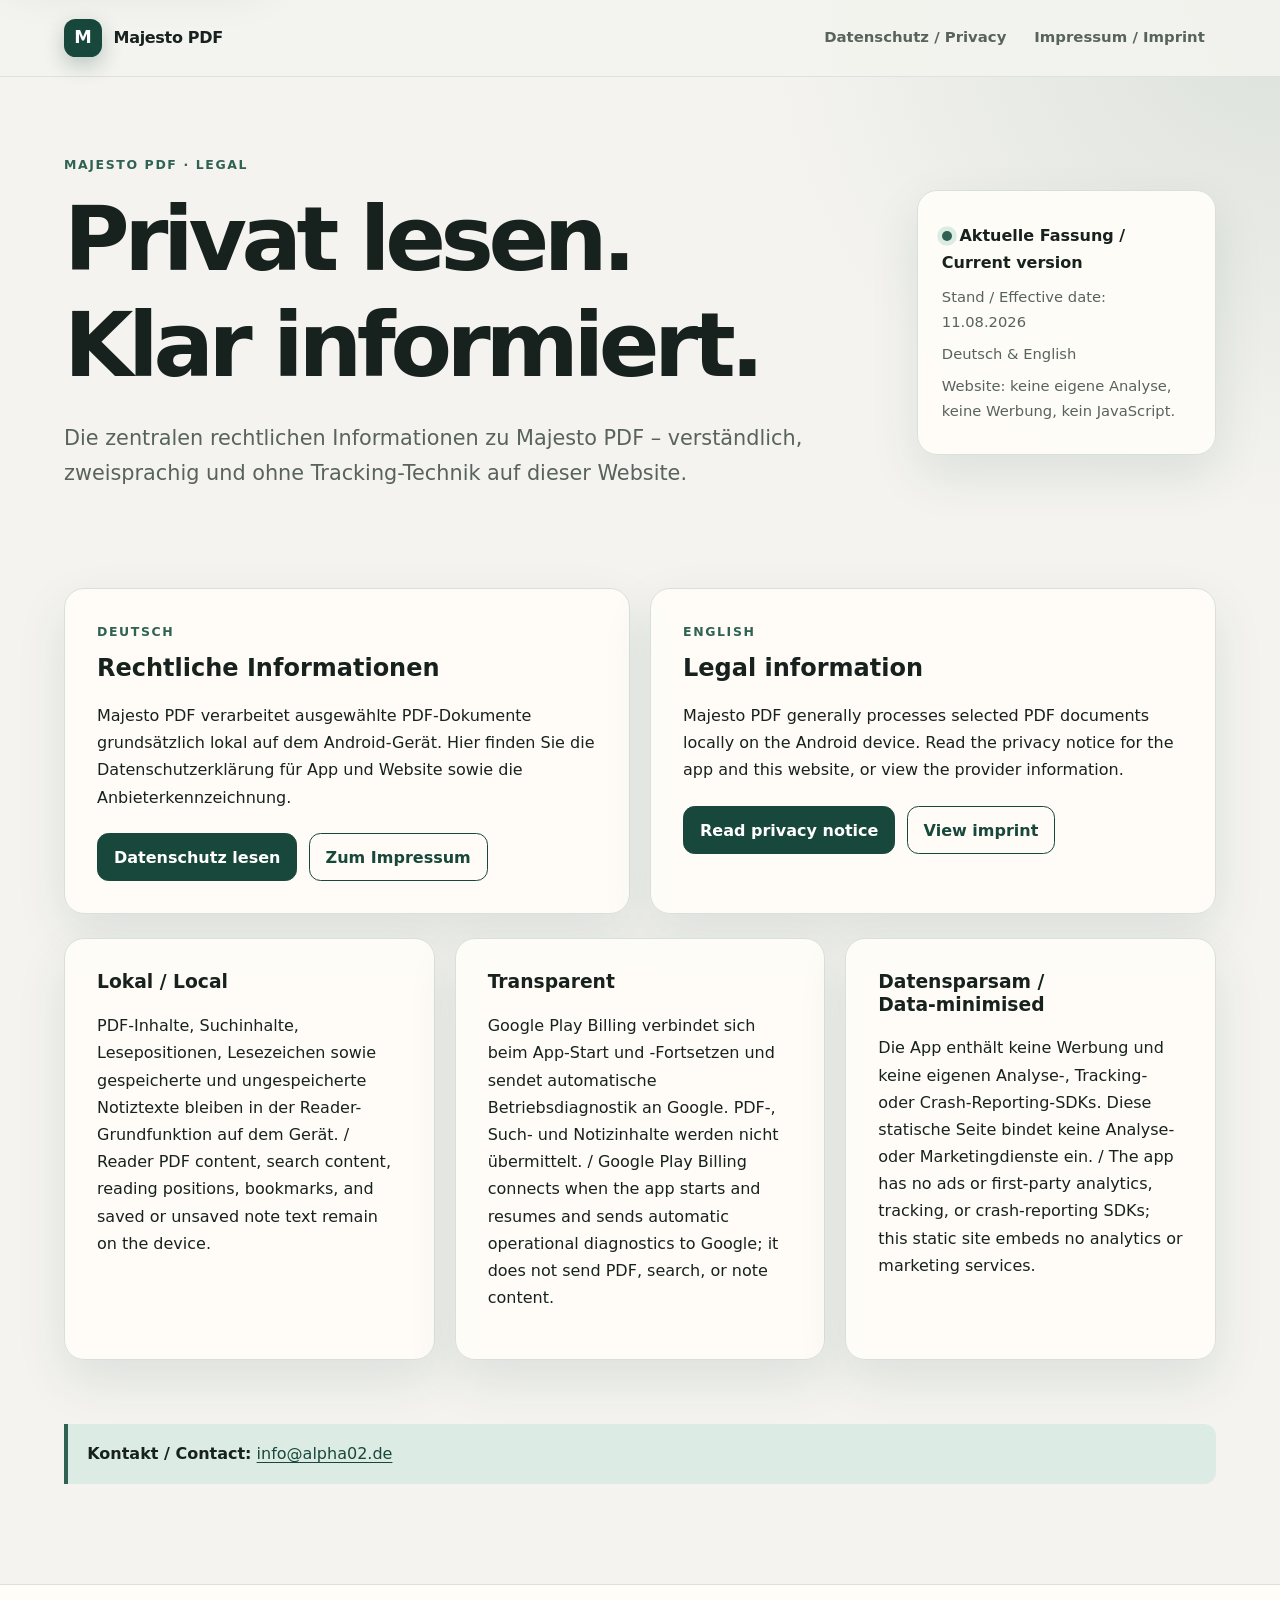
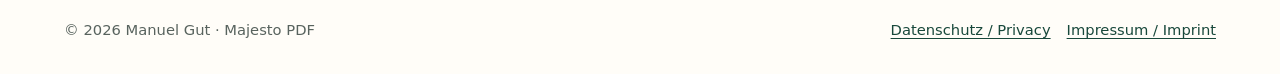
<file: index.html>
<!doctype html>
<html lang="de">
<head>
  <meta charset="utf-8">
  <meta name="viewport" content="width=device-width, initial-scale=1">
  <meta name="robots" content="noindex, nofollow">
  <meta name="description" content="Rechtliche Informationen und Datenschutzerklärung für Majesto PDF.">
  <title>Majesto PDF – Rechtliches &amp; Datenschutz</title>
  <link rel="stylesheet" href="styles.css">
</head>
<body>
  <a class="skip-link" href="#main">Zum Inhalt / Skip to content</a>
  <header class="site-header">
    <div class="header-inner">
      <a class="brand" href="index.html" aria-label="Majesto PDF – Startseite">
        <span class="brand-mark" aria-hidden="true">M</span>
        <span>Majesto PDF</span>
      </a>
      <nav class="site-nav" aria-label="Hauptnavigation / Main navigation">
        <a href="privacy.html">Datenschutz / Privacy</a>
        <a href="imprint.html">Impressum / Imprint</a>
      </nav>
    </div>
  </header>

  <main id="main" class="page-shell">
    <section class="hero" aria-labelledby="hero-title">
      <div>
        <p class="eyebrow">Majesto PDF · Legal</p>
        <h1 id="hero-title">Privat lesen. Klar informiert.</h1>
        <p class="lede">Die zentralen rechtlichen Informationen zu Majesto PDF – verständlich, zweisprachig und ohne Tracking-Technik auf dieser Website.</p>
      </div>
      <aside class="hero-card" aria-label="Status">
        <p><span class="status-dot" aria-hidden="true"></span><strong>Aktuelle Fassung / Current version</strong></p>
        <p class="meta">Stand / Effective date: 11.08.2026</p>
        <p class="meta">Deutsch &amp; English</p>
        <p class="meta">Website: keine eigene Analyse, keine Werbung, kein JavaScript.</p>
      </aside>
    </section>

    <section class="language-grid" aria-label="Sprachauswahl / Language selection">
      <article class="language-panel" lang="de">
        <p class="eyebrow">Deutsch</p>
        <h2>Rechtliche Informationen</h2>
        <p>Majesto PDF verarbeitet ausgewählte PDF-Dokumente grundsätzlich lokal auf dem Android-Gerät. Hier finden Sie die Datenschutzerklärung für App und Website sowie die Anbieterkennzeichnung.</p>
        <div class="button-row">
          <a class="button" href="privacy.html#de">Datenschutz lesen</a>
          <a class="button secondary" href="imprint.html#de">Zum Impressum</a>
        </div>
      </article>

      <article class="language-panel" lang="en">
        <p class="eyebrow">English</p>
        <h2>Legal information</h2>
        <p>Majesto PDF generally processes selected PDF documents locally on the Android device. Read the privacy notice for the app and this website, or view the provider information.</p>
        <div class="button-row">
          <a class="button" href="privacy.html#en">Read privacy notice</a>
          <a class="button secondary" href="imprint.html#en">View imprint</a>
        </div>
      </article>
    </section>

    <section class="principle-grid" aria-label="Datenschutzgrundsätze / Privacy principles">
      <article class="principle-card">
        <h3>Lokal / Local</h3>
        <p>PDF-Inhalte, Suchinhalte, Lesepositionen, Lesezeichen sowie gespeicherte und ungespeicherte Notiztexte bleiben in der Reader-Grundfunktion auf dem Gerät. / Reader PDF content, search content, reading positions, bookmarks, and saved or unsaved note text remain on the device.</p>
      </article>
      <article class="principle-card">
        <h3>Transparent</h3>
        <p>Google Play Billing verbindet sich beim App-Start und -Fortsetzen und sendet automatische Betriebsdiagnostik an Google. PDF-, Such- und Notizinhalte werden nicht übermittelt. / Google Play Billing connects when the app starts and resumes and sends automatic operational diagnostics to Google; it does not send PDF, search, or note content.</p>
      </article>
      <article class="principle-card">
        <h3>Datensparsam / Data-minimised</h3>
        <p>Die App enthält keine Werbung und keine eigenen Analyse-, Tracking- oder Crash-Reporting-SDKs. Diese statische Seite bindet keine Analyse- oder Marketingdienste ein. / The app has no ads or first-party analytics, tracking, or crash-reporting SDKs; this static site embeds no analytics or marketing services.</p>
      </article>
    </section>

    <div class="callout">
      <strong>Kontakt / Contact:</strong>
      <a href="mailto:info@alpha02.de">info@alpha02.de</a>
    </div>
  </main>

  <footer class="site-footer">
    <div class="footer-inner">
      <p>© 2026 Manuel Gut · Majesto PDF</p>
      <nav class="footer-links" aria-label="Fußnavigation / Footer navigation">
        <a href="privacy.html">Datenschutz / Privacy</a>
        <a href="imprint.html">Impressum / Imprint</a>
      </nav>
    </div>
  </footer>
</body>
</html>
</file>
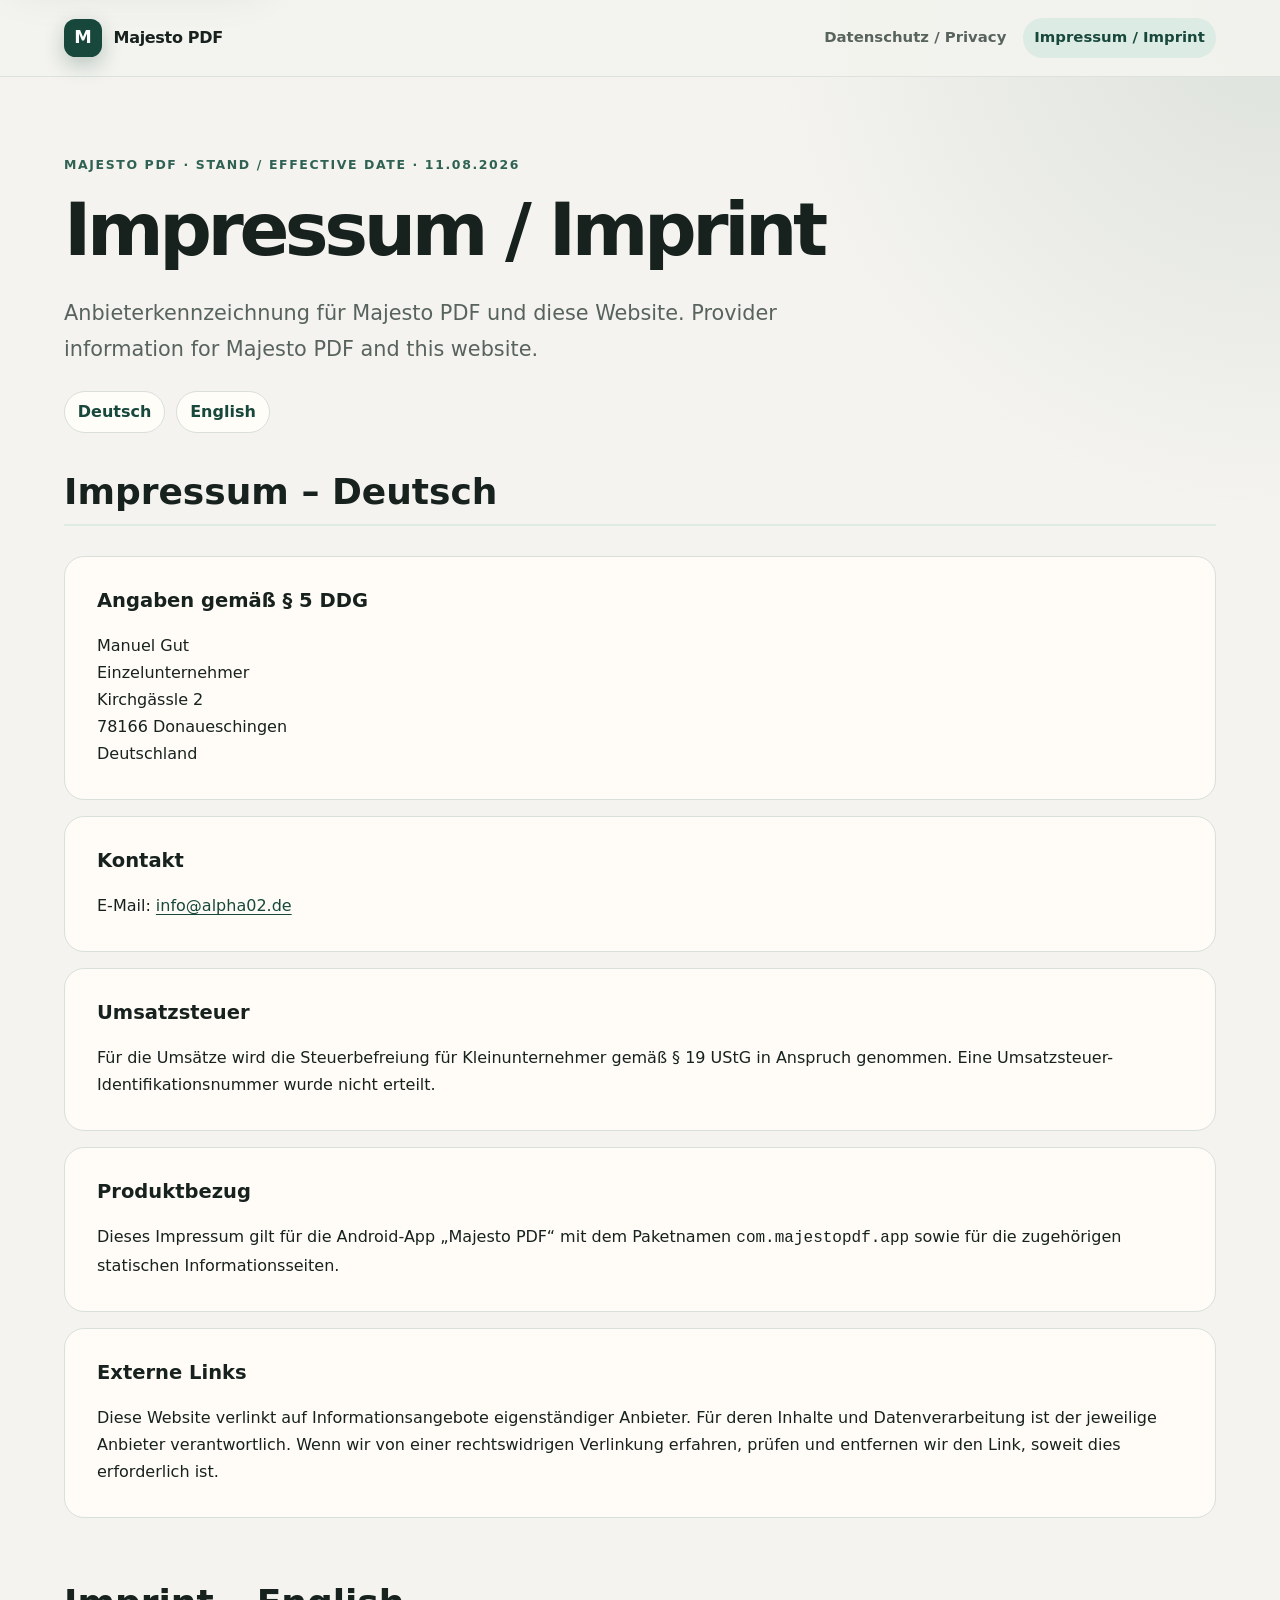
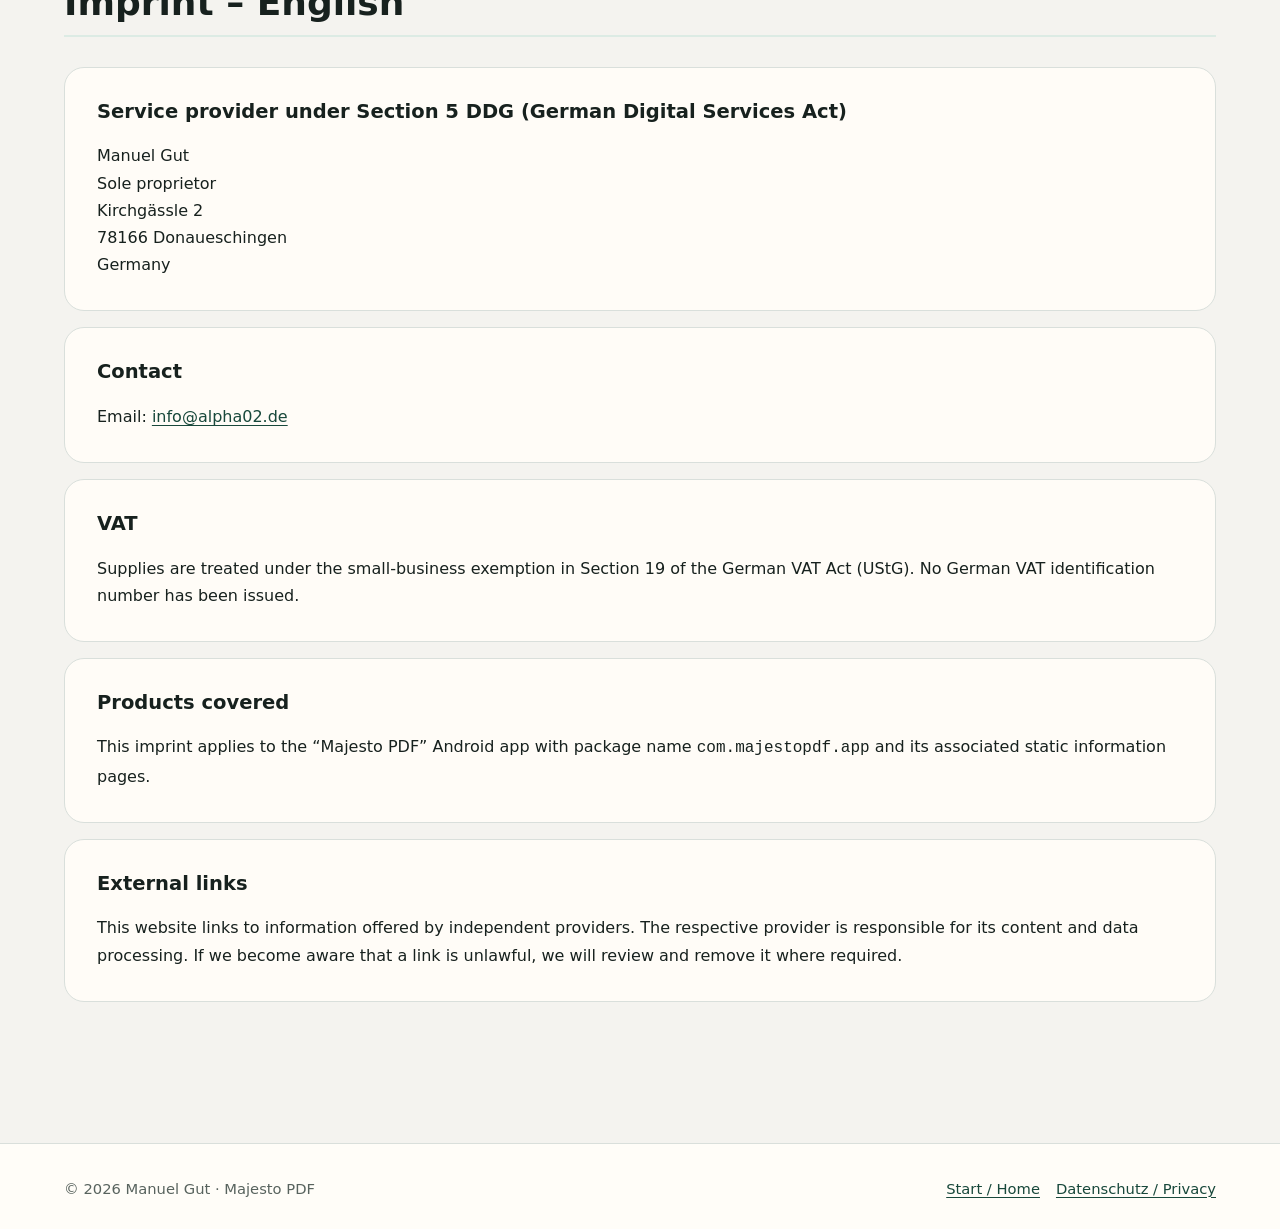
<file: imprint.html>
<!doctype html>
<html lang="de">
<head>
  <meta charset="utf-8">
  <meta name="viewport" content="width=device-width, initial-scale=1">
  <meta name="robots" content="noindex, nofollow">
  <meta name="description" content="Impressum und Anbieterinformationen für Majesto PDF.">
  <title>Impressum / Imprint – Majesto PDF</title>
  <link rel="stylesheet" href="styles.css">
</head>
<body>
  <a class="skip-link" href="#main">Zum Inhalt / Skip to content</a>
  <header class="site-header">
    <div class="header-inner">
      <a class="brand" href="index.html" aria-label="Majesto PDF – Startseite">
        <span class="brand-mark" aria-hidden="true">M</span>
        <span>Majesto PDF</span>
      </a>
      <nav class="site-nav" aria-label="Hauptnavigation / Main navigation">
        <a href="privacy.html">Datenschutz / Privacy</a>
        <a href="imprint.html" aria-current="page">Impressum / Imprint</a>
      </nav>
    </div>
  </header>

  <main id="main" class="page-shell">
    <header class="legal-heading">
      <p class="eyebrow">Majesto PDF · Stand / Effective date · 11.08.2026</p>
      <h1>Impressum / Imprint</h1>
      <p class="lede">Anbieterkennzeichnung für Majesto PDF und diese Website. Provider information for Majesto PDF and this website.</p>
      <nav class="language-jump" aria-label="Sprache / Language">
        <a href="#de" lang="de">Deutsch</a>
        <a href="#en" lang="en">English</a>
      </nav>
    </header>

    <section id="de" class="document-section" lang="de" aria-labelledby="de-title">
      <h2 id="de-title">Impressum – Deutsch</h2>

      <article class="content-card">
        <h3>Angaben gemäß § 5 DDG</h3>
        <address class="address">
          Manuel Gut<br>
          Einzelunternehmer<br>
          Kirchgässle 2<br>
          78166 Donaueschingen<br>
          Deutschland
        </address>
      </article>

      <article class="content-card">
        <h3>Kontakt</h3>
        <p>E-Mail: <a href="mailto:info@alpha02.de">info@alpha02.de</a></p>
      </article>

      <article class="content-card">
        <h3>Umsatzsteuer</h3>
        <p>Für die Umsätze wird die Steuerbefreiung für Kleinunternehmer gemäß § 19 UStG in Anspruch genommen. Eine Umsatzsteuer-Identifikationsnummer wurde nicht erteilt.</p>
      </article>

      <article class="content-card">
        <h3>Produktbezug</h3>
        <p>Dieses Impressum gilt für die Android-App „Majesto PDF“ mit dem Paketnamen <code>com.majestopdf.app</code> sowie für die zugehörigen statischen Informationsseiten.</p>
      </article>

      <article class="content-card">
        <h3>Externe Links</h3>
        <p>Diese Website verlinkt auf Informationsangebote eigenständiger Anbieter. Für deren Inhalte und Datenverarbeitung ist der jeweilige Anbieter verantwortlich. Wenn wir von einer rechtswidrigen Verlinkung erfahren, prüfen und entfernen wir den Link, soweit dies erforderlich ist.</p>
      </article>
    </section>

    <section id="en" class="document-section" lang="en" aria-labelledby="en-title">
      <h2 id="en-title">Imprint – English</h2>

      <article class="content-card">
        <h3>Service provider under Section 5 DDG (German Digital Services Act)</h3>
        <address class="address">
          Manuel Gut<br>
          Sole proprietor<br>
          Kirchgässle 2<br>
          78166 Donaueschingen<br>
          Germany
        </address>
      </article>

      <article class="content-card">
        <h3>Contact</h3>
        <p>Email: <a href="mailto:info@alpha02.de">info@alpha02.de</a></p>
      </article>

      <article class="content-card">
        <h3>VAT</h3>
        <p>Supplies are treated under the small-business exemption in Section 19 of the German VAT Act (UStG). No German VAT identification number has been issued.</p>
      </article>

      <article class="content-card">
        <h3>Products covered</h3>
        <p>This imprint applies to the “Majesto PDF” Android app with package name <code>com.majestopdf.app</code> and its associated static information pages.</p>
      </article>

      <article class="content-card">
        <h3>External links</h3>
        <p>This website links to information offered by independent providers. The respective provider is responsible for its content and data processing. If we become aware that a link is unlawful, we will review and remove it where required.</p>
      </article>
    </section>
  </main>

  <footer class="site-footer">
    <div class="footer-inner">
      <p>© 2026 Manuel Gut · Majesto PDF</p>
      <nav class="footer-links" aria-label="Fußnavigation / Footer navigation">
        <a href="index.html">Start / Home</a>
        <a href="privacy.html">Datenschutz / Privacy</a>
      </nav>
    </div>
  </footer>
</body>
</html>
</file>
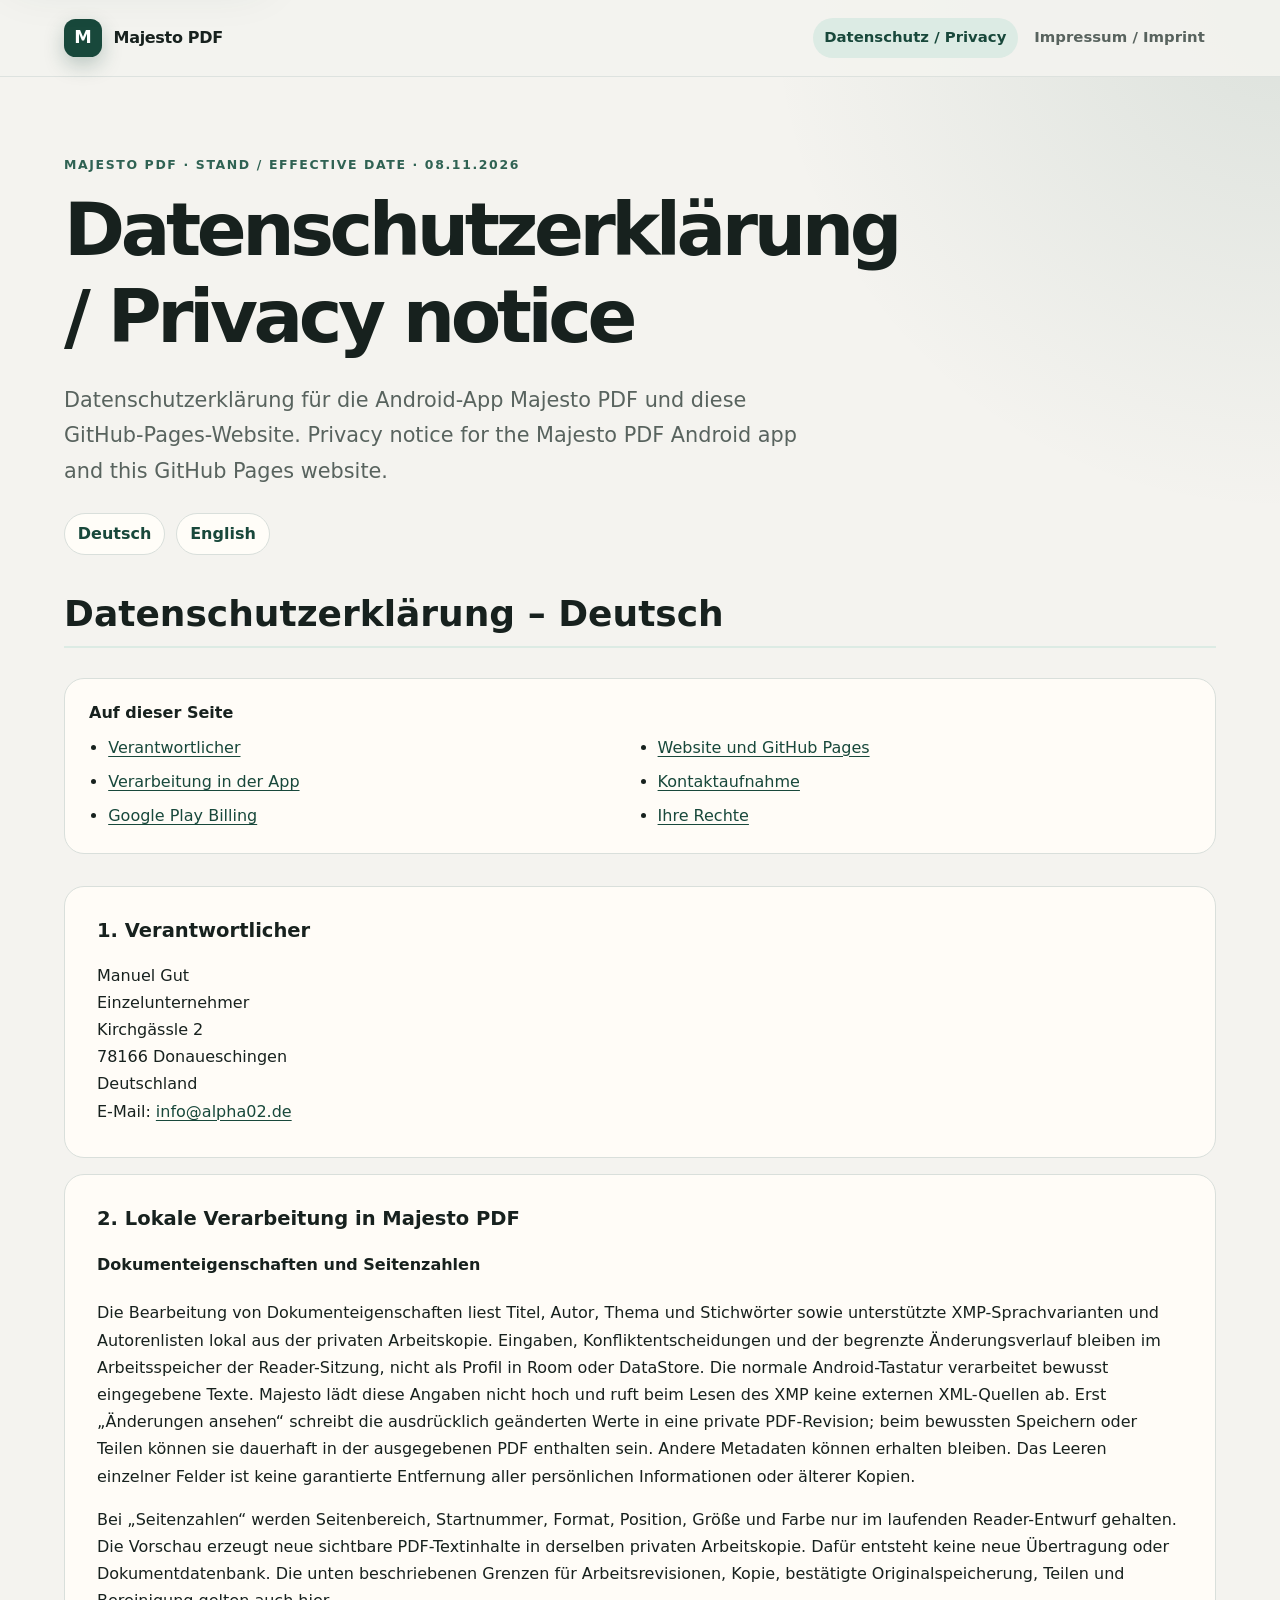
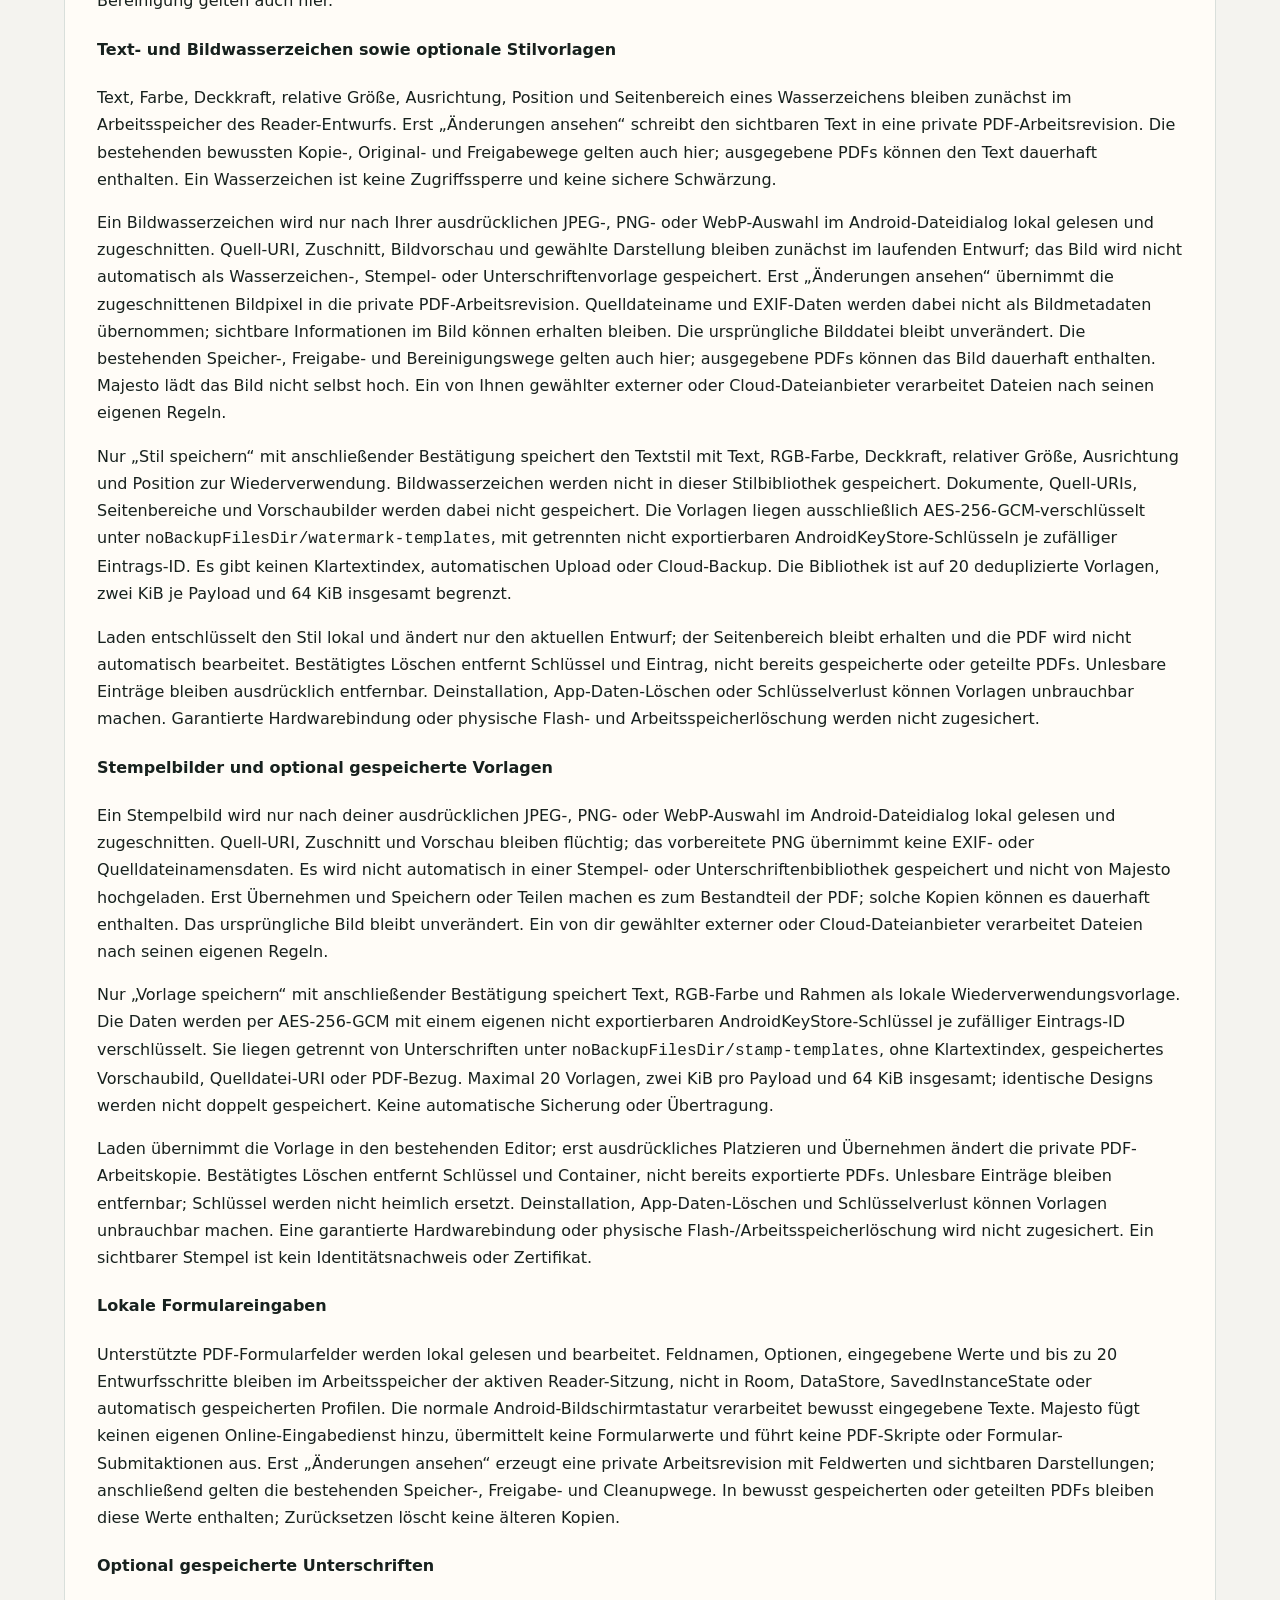
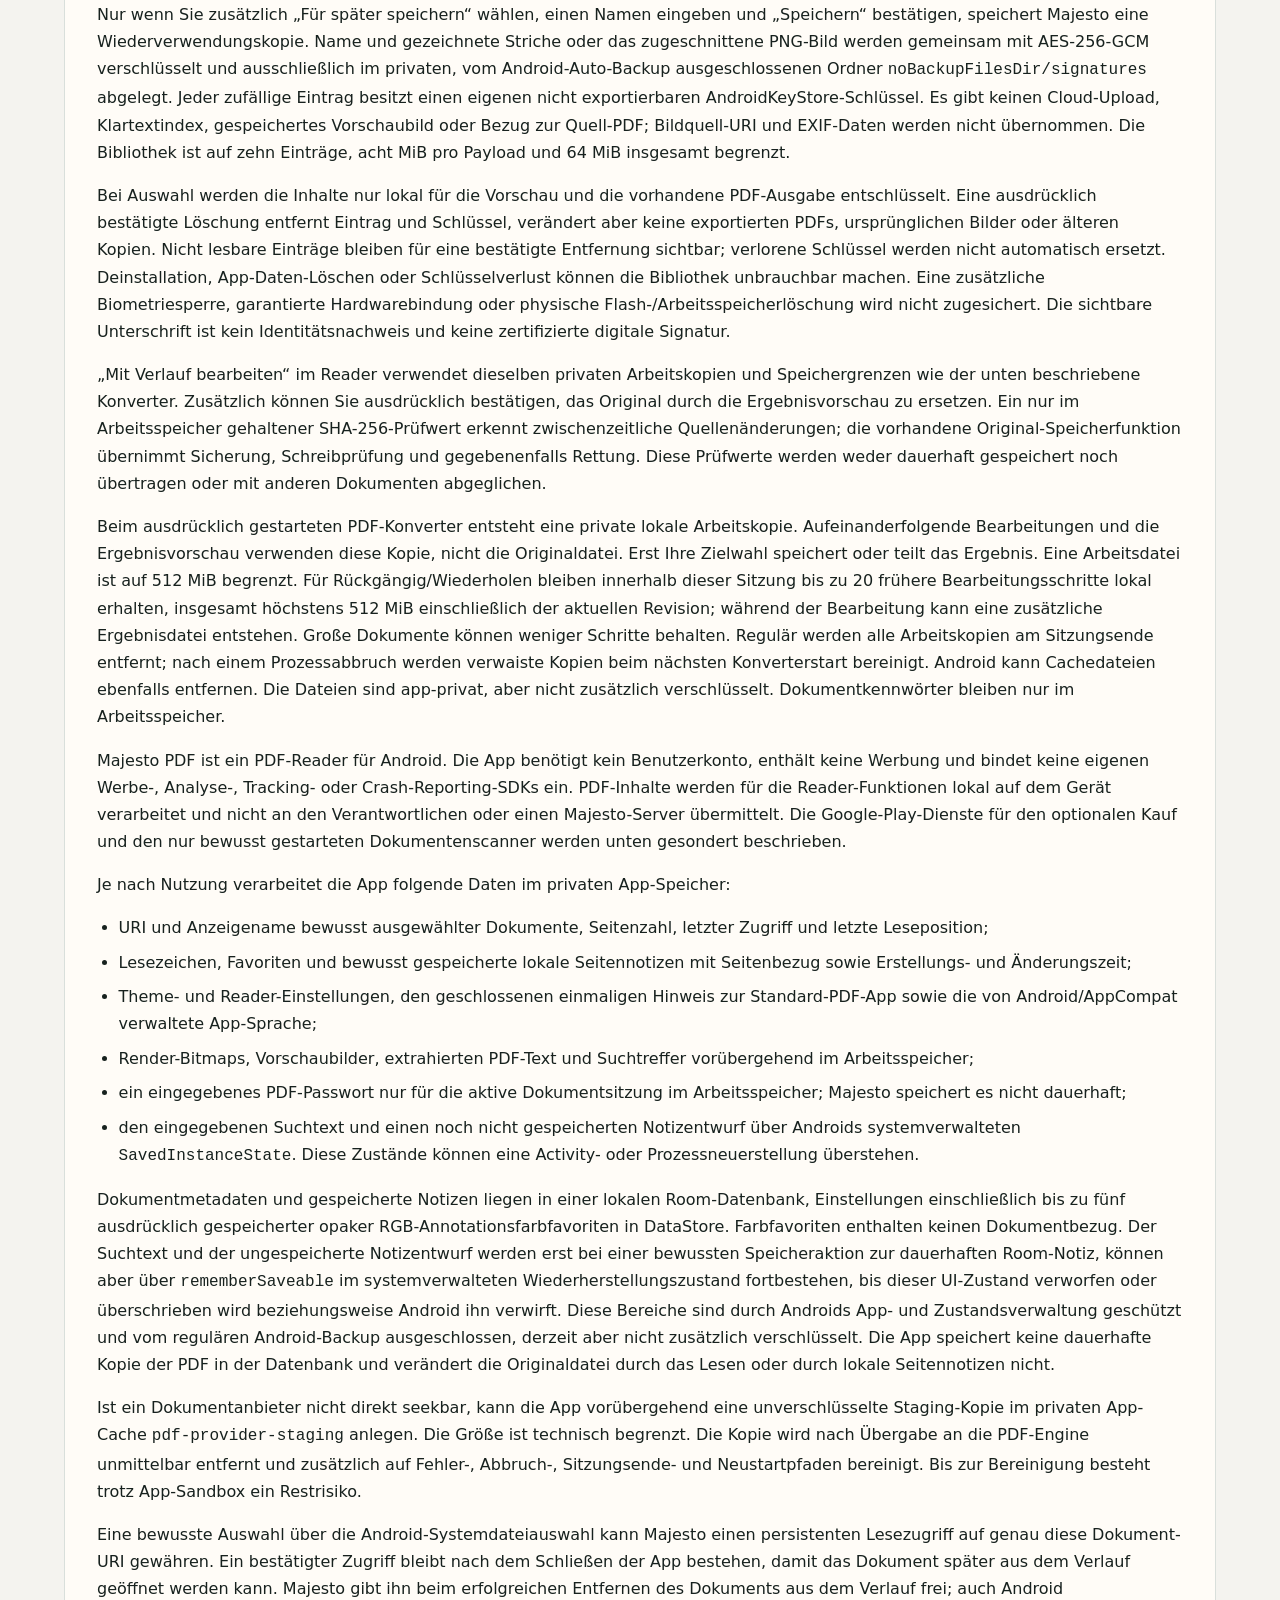
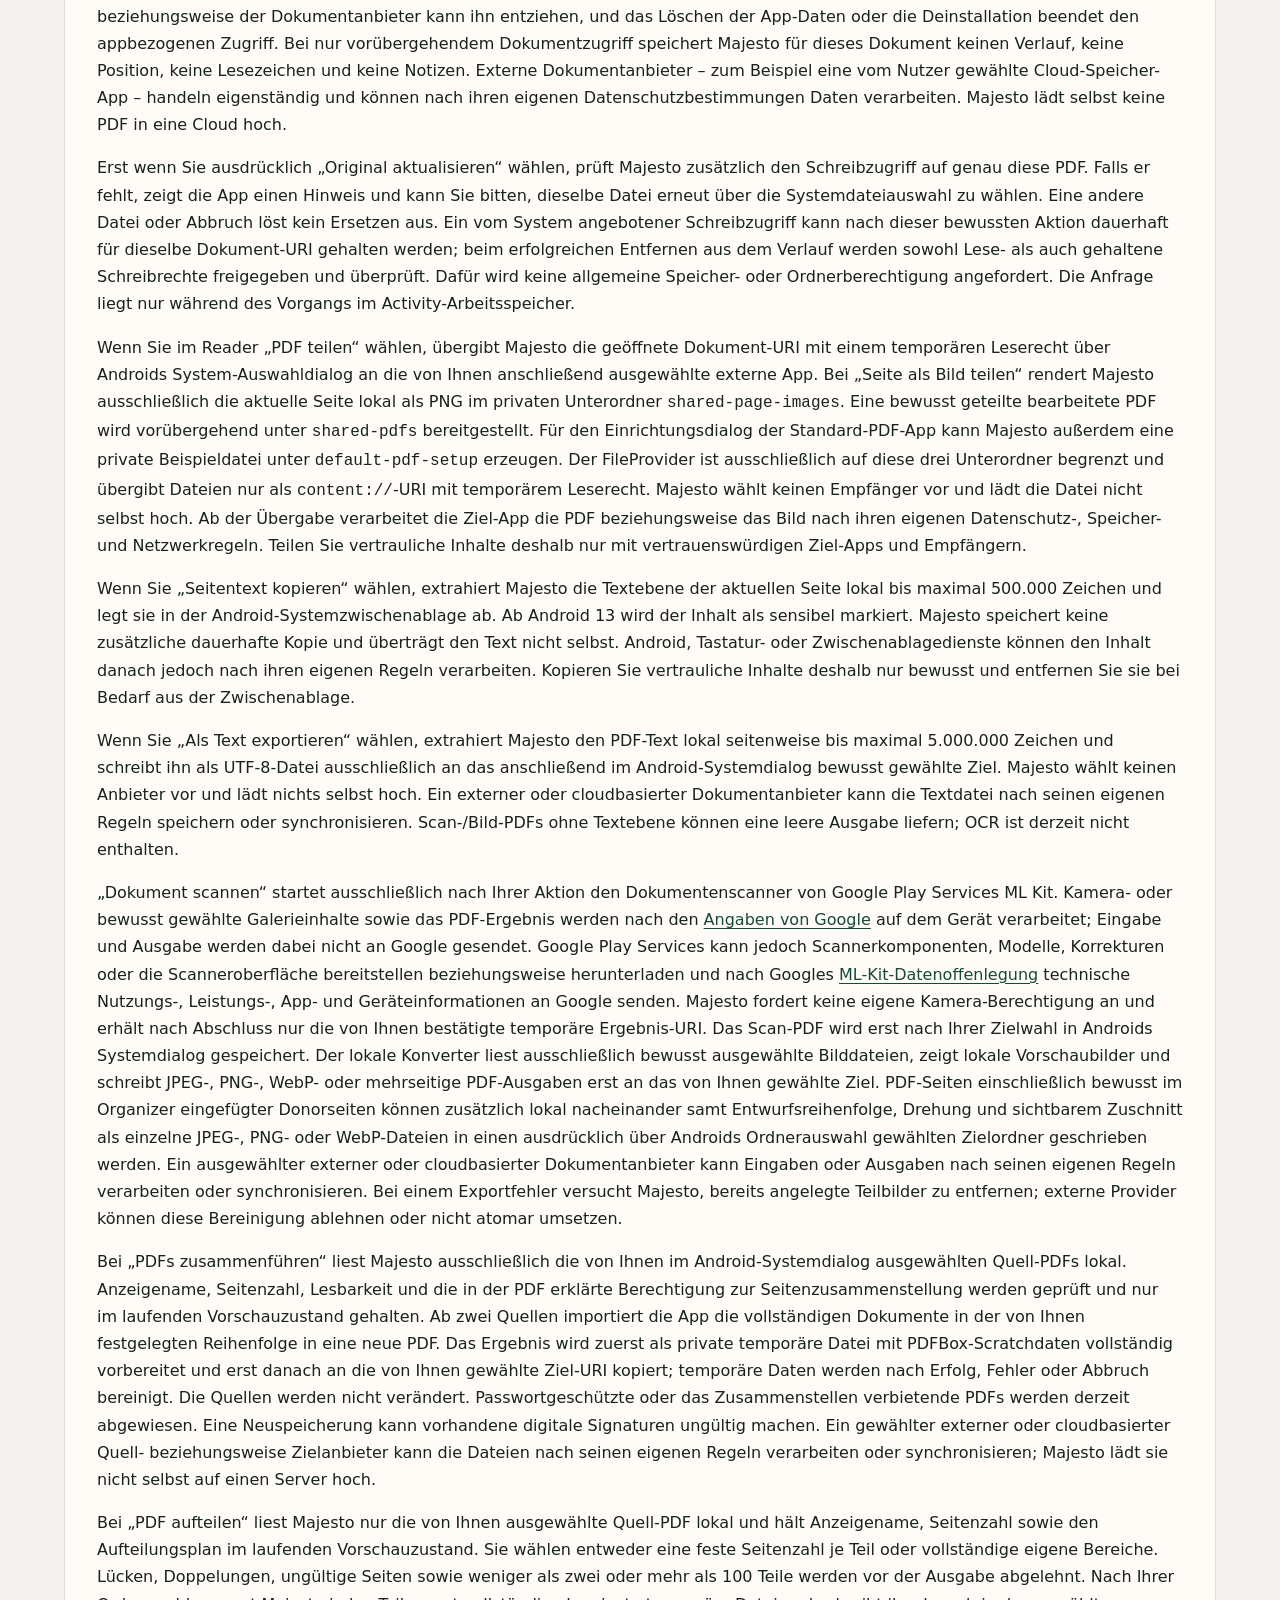
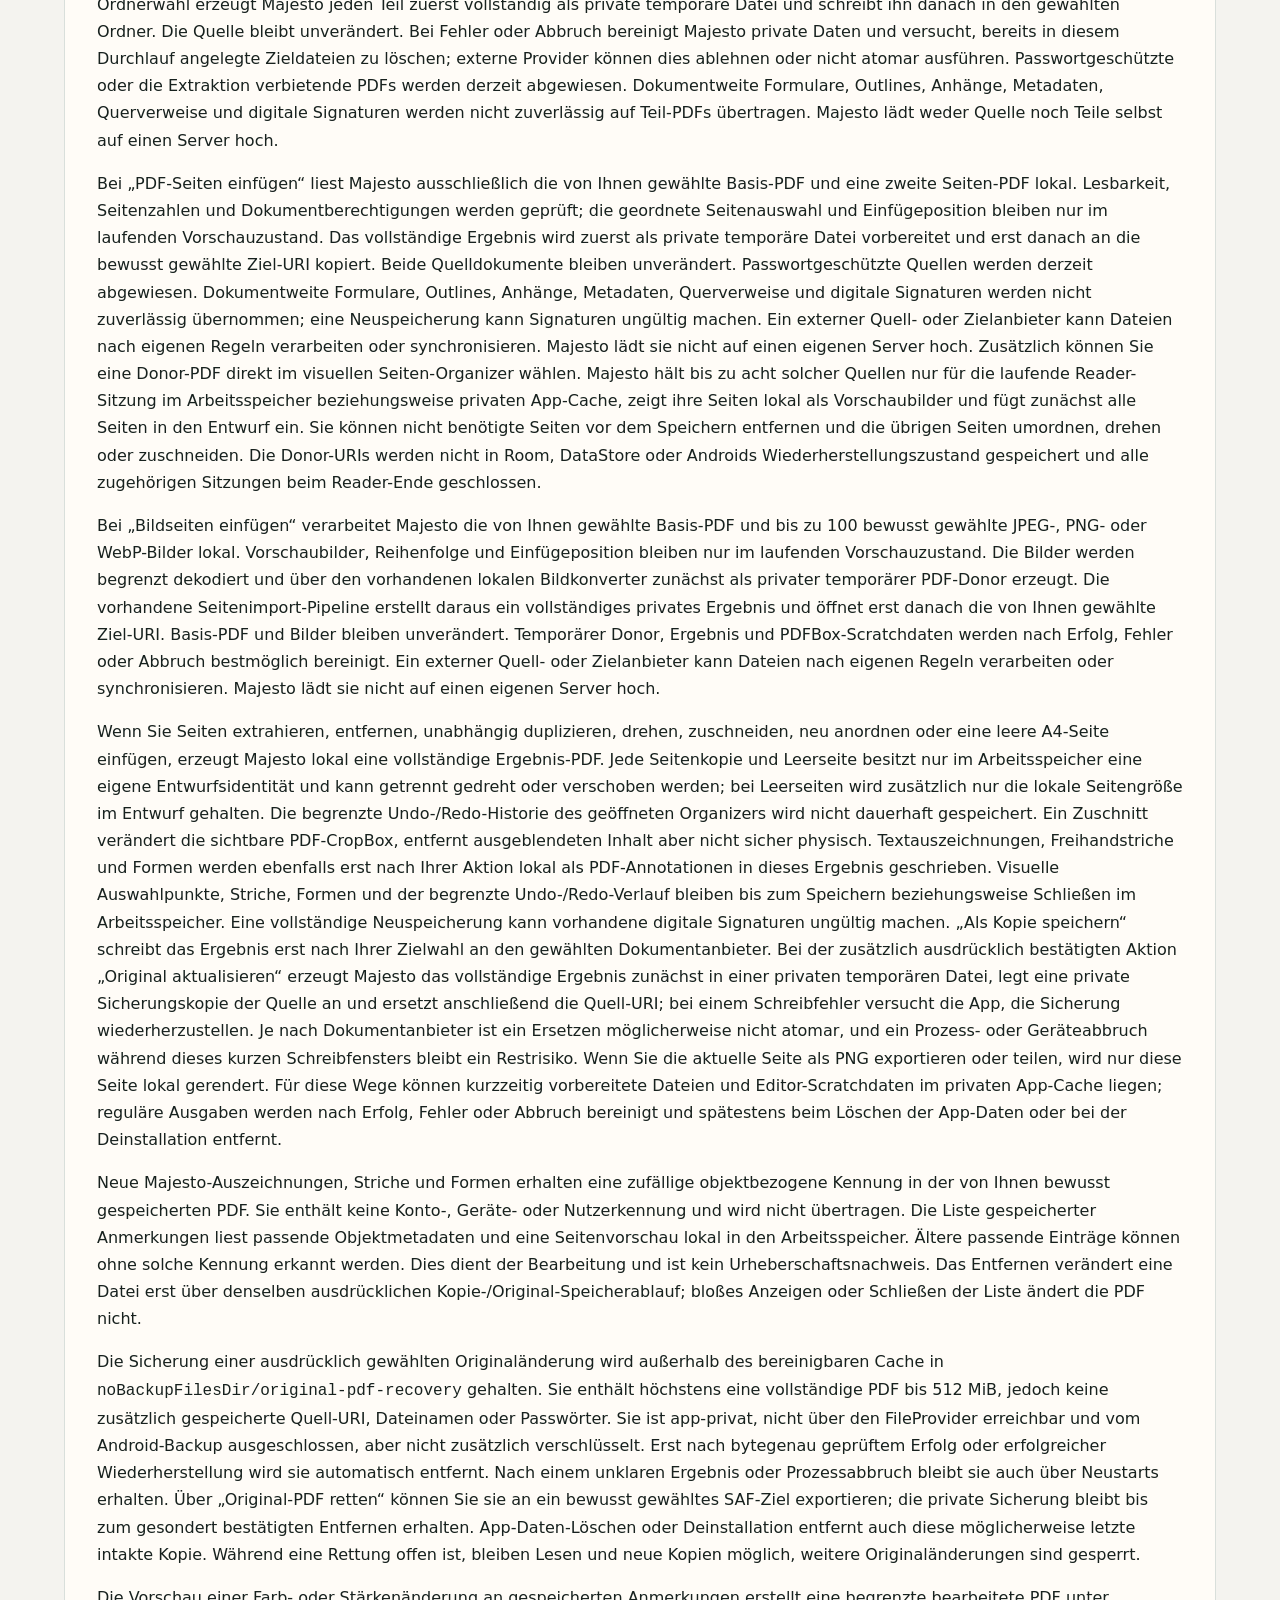
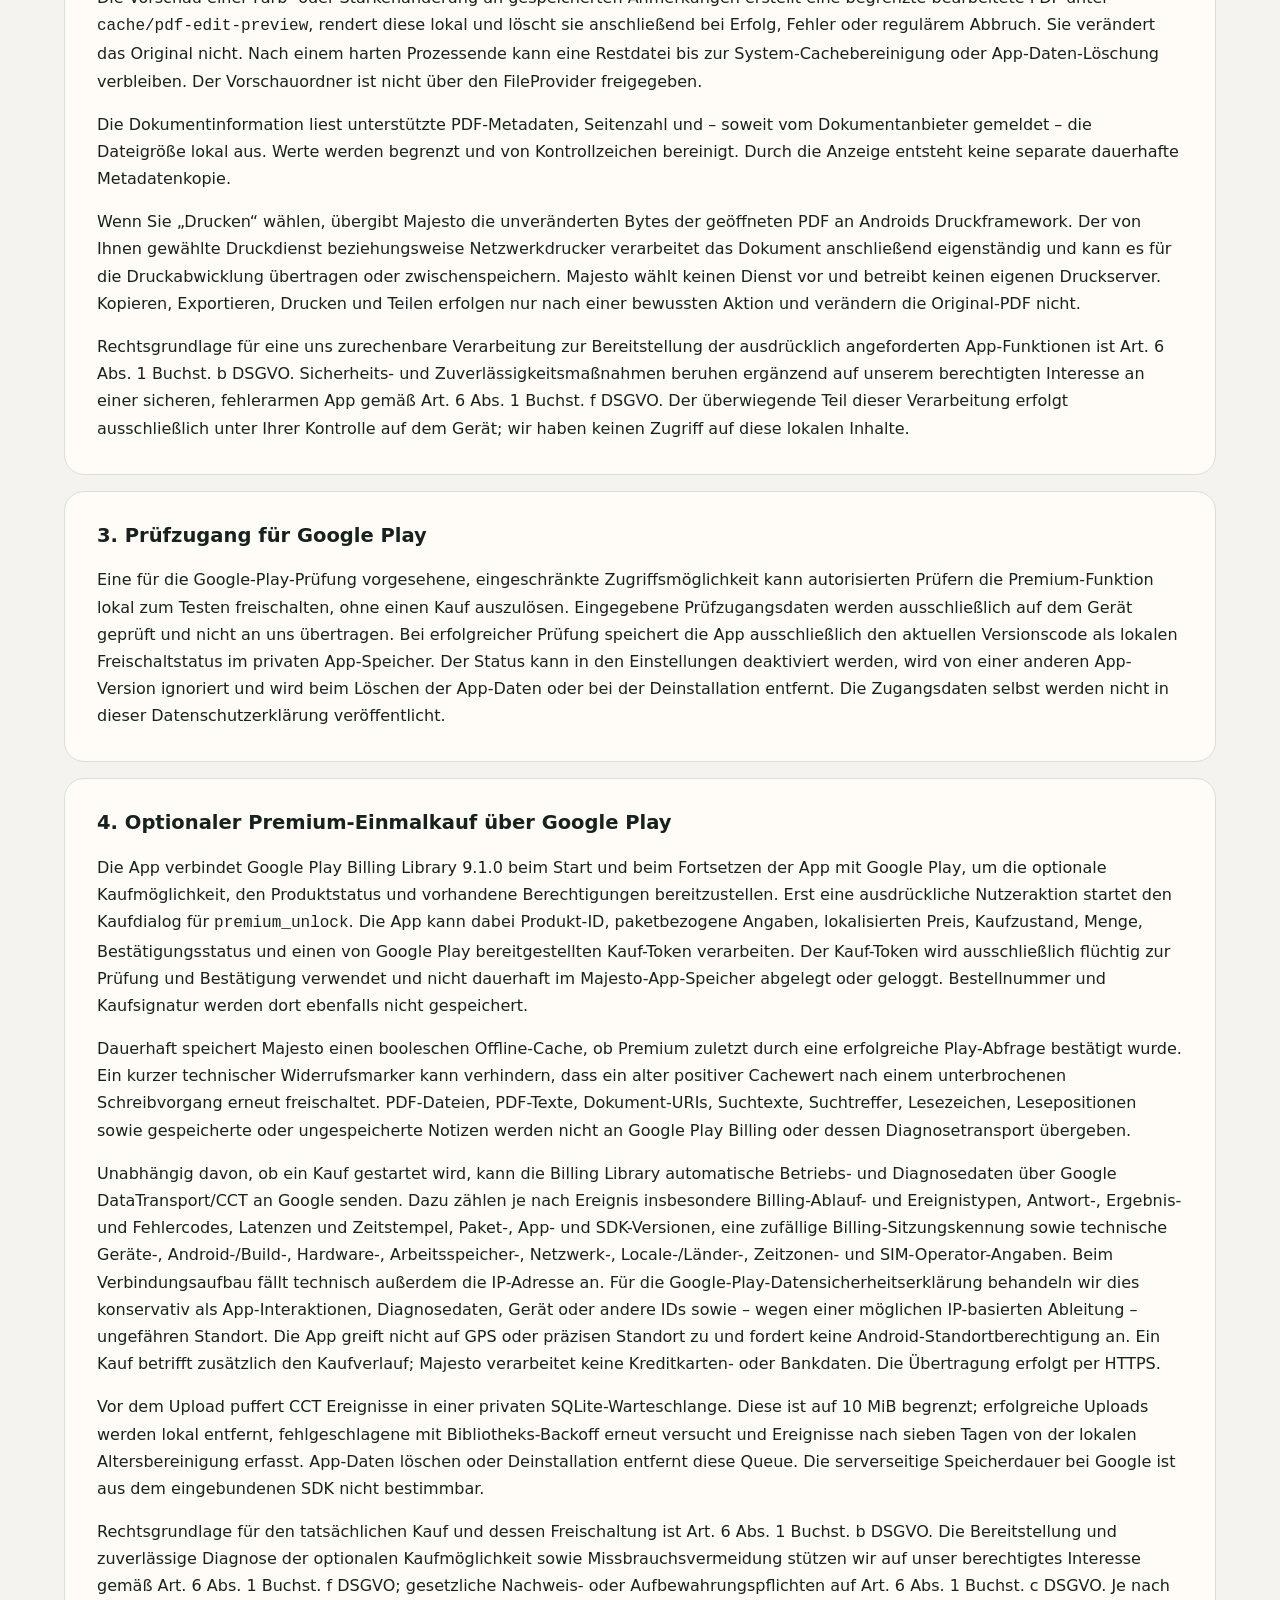
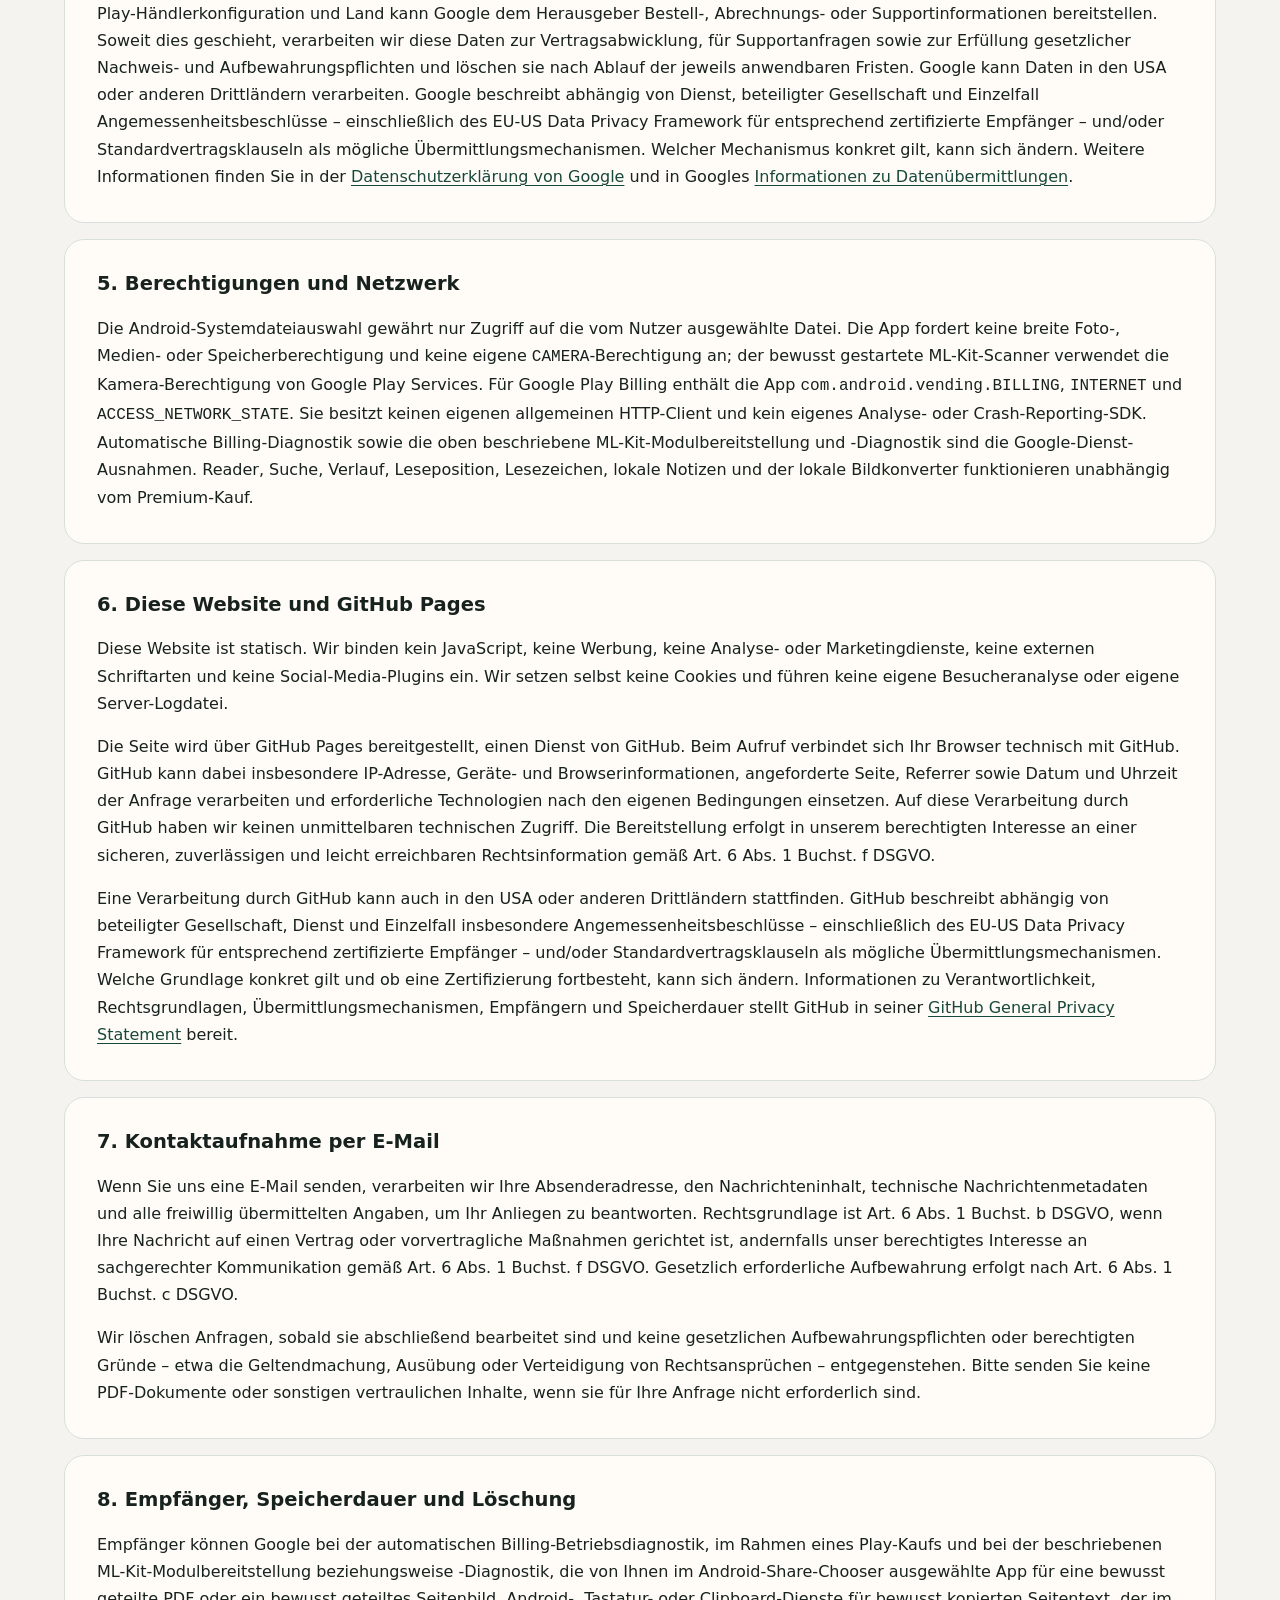
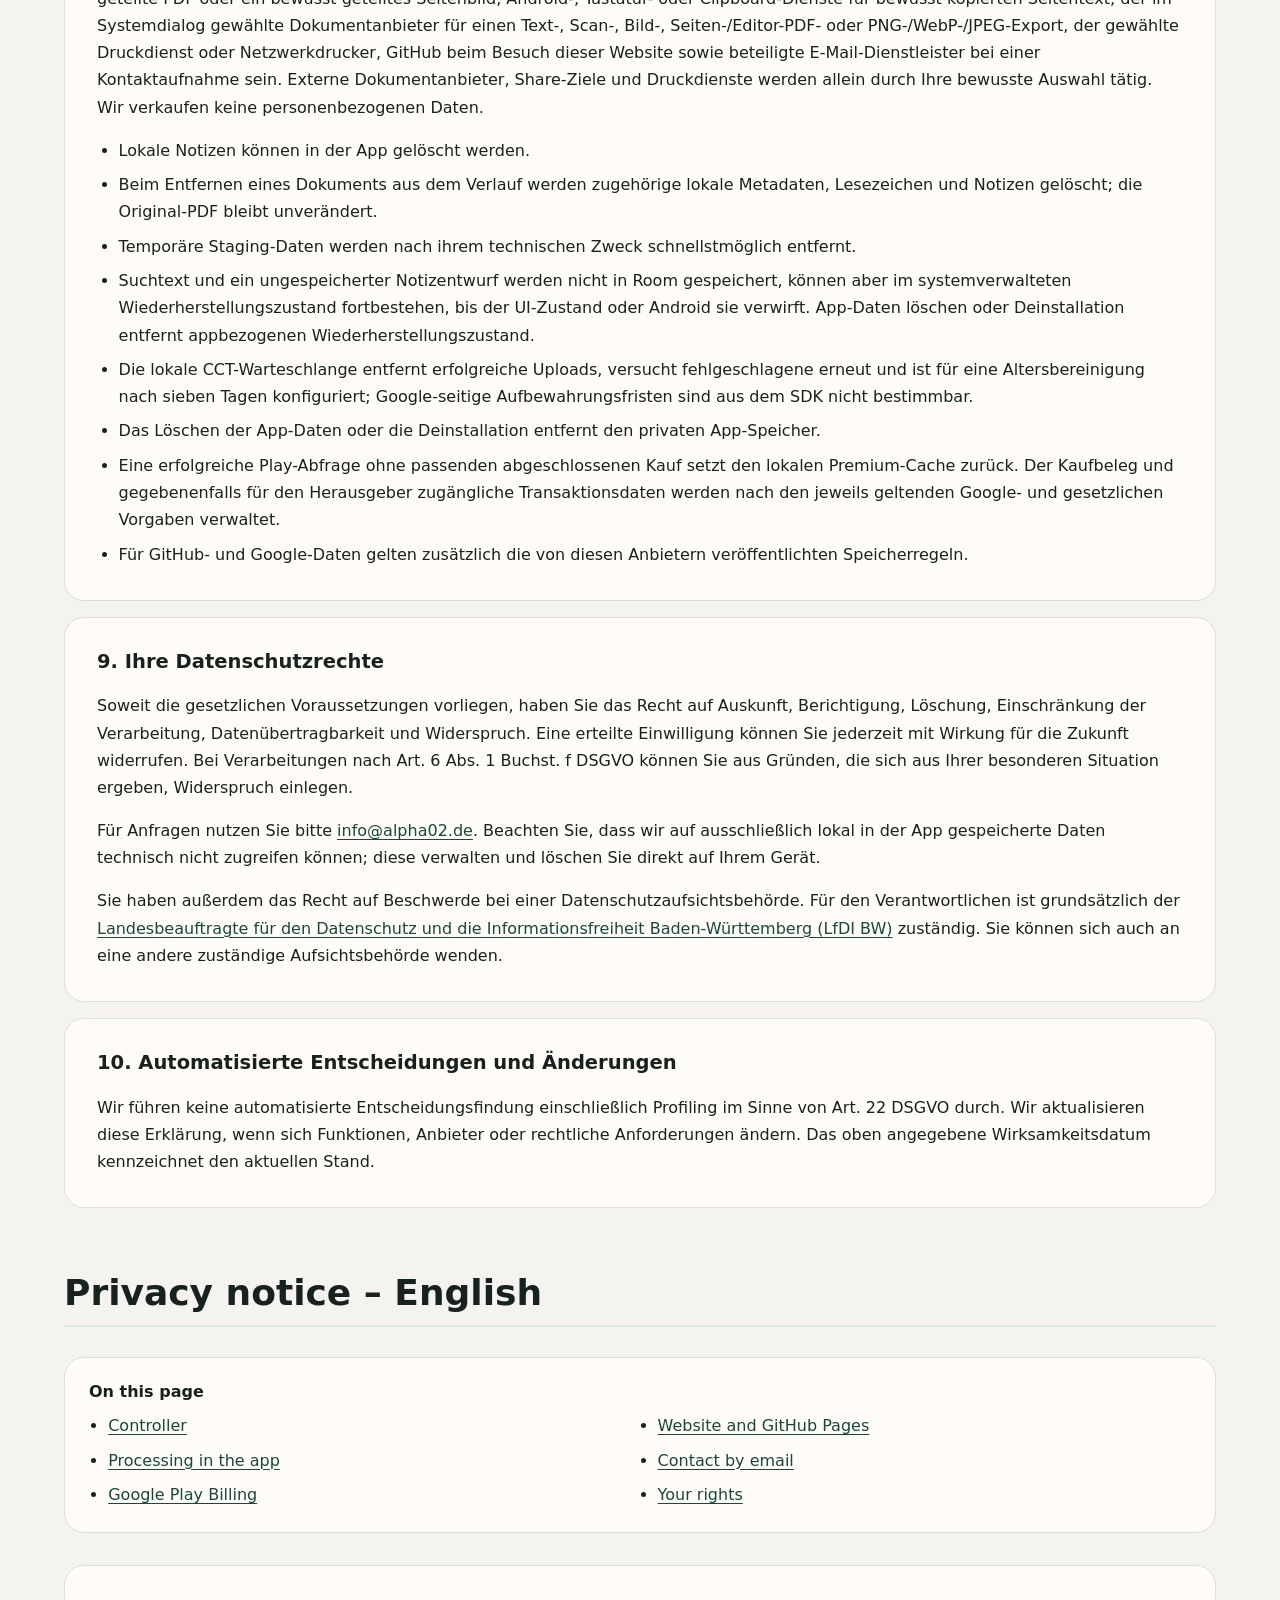
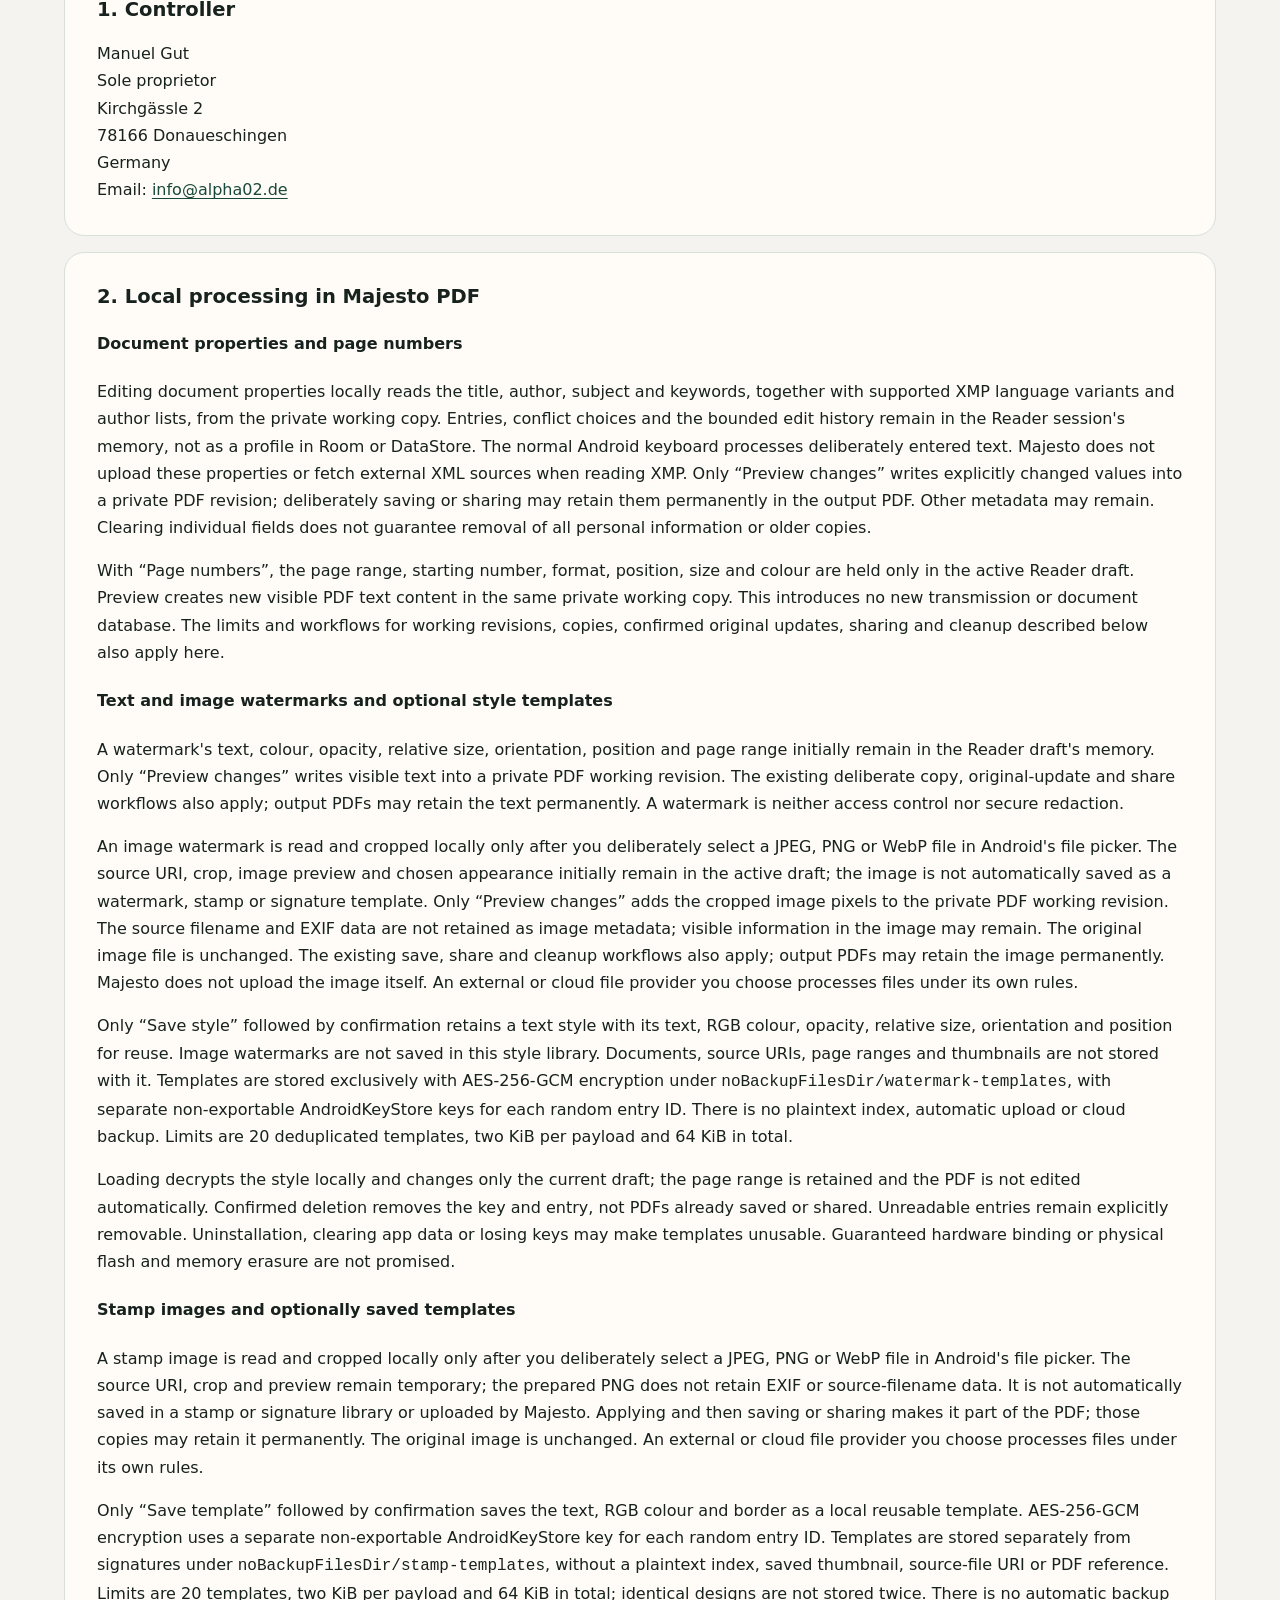
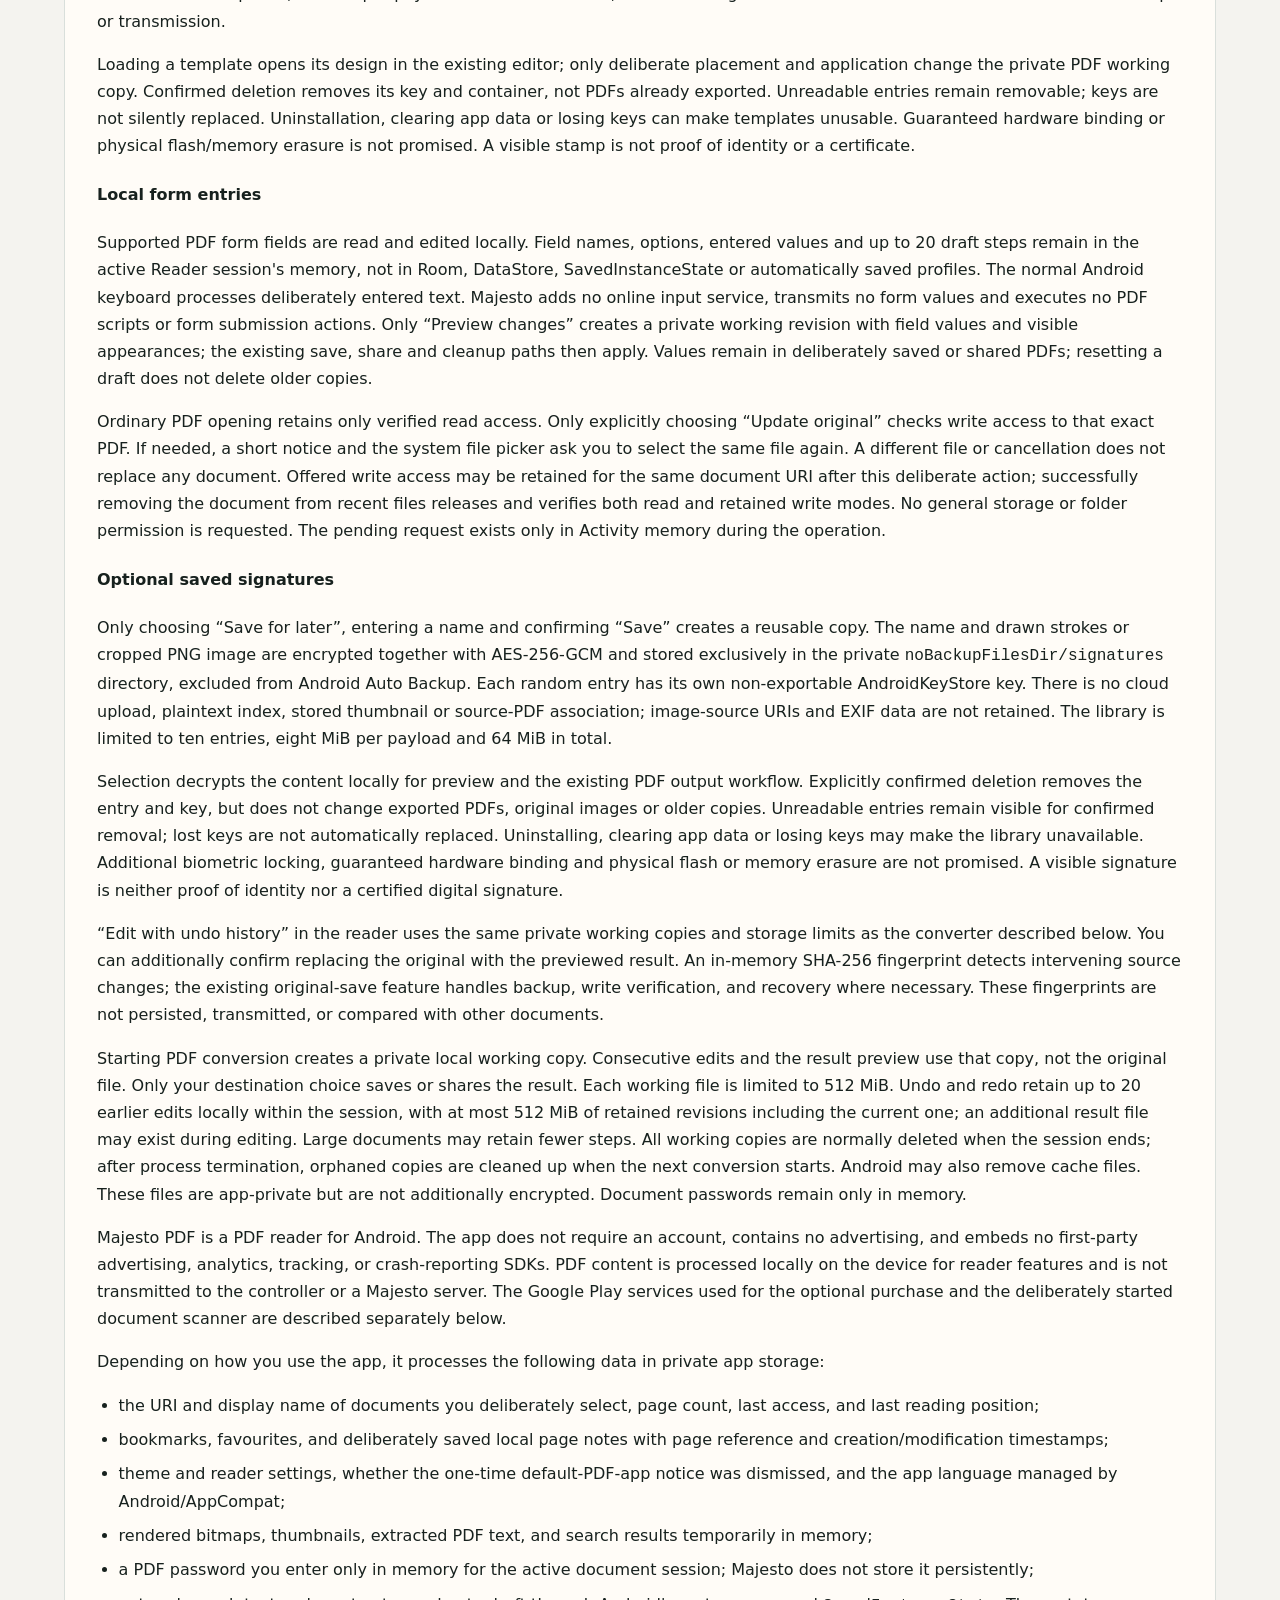
<file: privacy.html>
<!doctype html>
<html lang="de">
<head>
  <meta charset="utf-8">
  <meta name="viewport" content="width=device-width, initial-scale=1">
  <meta name="robots" content="noindex, nofollow, nosnippet, noimageindex">
  <meta name="description" content="Datenschutzerklärung für die Android-App Majesto PDF und die zugehörige Website.">
  <title>Datenschutz / Privacy – Majesto PDF</title>
  <link rel="stylesheet" href="styles.css">
</head>
<body>
  <a class="skip-link" href="#main">Zum Inhalt / Skip to content</a>
  <header class="site-header">
    <div class="header-inner">
      <a class="brand" href="index.html" aria-label="Majesto PDF – Startseite">
        <span class="brand-mark" aria-hidden="true">M</span>
        <span>Majesto PDF</span>
      </a>
      <nav class="site-nav" aria-label="Hauptnavigation / Main navigation">
        <a href="privacy.html" aria-current="page">Datenschutz / Privacy</a>
        <a href="imprint.html">Impressum / Imprint</a>
      </nav>
    </div>
  </header>

  <main id="main" class="page-shell">
    <header class="legal-heading">
      <p class="eyebrow">Majesto PDF · Stand / Effective date · 08.11.2026</p>
      <h1>Datenschutz­<wbr>erklärung / Privacy notice</h1>
      <p class="lede">Datenschutzerklärung für die Android-App Majesto PDF und diese GitHub-Pages-Website. Privacy notice for the Majesto PDF Android app and this GitHub Pages website.</p>
      <nav class="language-jump" aria-label="Sprache / Language">
        <a href="#de" lang="de">Deutsch</a>
        <a href="#en" lang="en">English</a>
      </nav>
    </header>

    <section id="de" class="document-section" lang="de" aria-labelledby="de-title">
      <h2 id="de-title">Datenschutzerklärung – Deutsch</h2>
      <nav class="toc" aria-label="Inhaltsübersicht Deutsch">
        <strong>Auf dieser Seite</strong>
        <ul>
          <li><a href="#de-verantwortlich">Verantwortlicher</a></li>
          <li><a href="#de-app">Verarbeitung in der App</a></li>
          <li><a href="#de-billing">Google Play Billing</a></li>
          <li><a href="#de-website">Website und GitHub Pages</a></li>
          <li><a href="#de-kontakt">Kontaktaufnahme</a></li>
          <li><a href="#de-rechte">Ihre Rechte</a></li>
        </ul>
      </nav>

      <article id="de-verantwortlich" class="content-card">
        <h3>1. Verantwortlicher</h3>
        <address class="address">
          Manuel Gut<br>
          Einzelunternehmer<br>
          Kirchgässle 2<br>
          78166 Donaueschingen<br>
          Deutschland<br>
          E-Mail: <a href="mailto:info@alpha02.de">info@alpha02.de</a>
        </address>
      </article>

      <article id="de-app" class="content-card">
        <h3>2. Lokale Verarbeitung in Majesto PDF</h3>
        <h4>Dokumenteigenschaften und Seitenzahlen</h4>
        <p>Die Bearbeitung von Dokumenteigenschaften liest Titel, Autor, Thema und Stichwörter sowie unterstützte XMP-Sprachvarianten und Autorenlisten lokal aus der privaten Arbeitskopie. Eingaben, Konfliktentscheidungen und der begrenzte Änderungsverlauf bleiben im Arbeitsspeicher der Reader-Sitzung, nicht als Profil in Room oder DataStore. Die normale Android-Tastatur verarbeitet bewusst eingegebene Texte. Majesto lädt diese Angaben nicht hoch und ruft beim Lesen des XMP keine externen XML-Quellen ab. Erst „Änderungen ansehen“ schreibt die ausdrücklich geänderten Werte in eine private PDF-Revision; beim bewussten Speichern oder Teilen können sie dauerhaft in der ausgegebenen PDF enthalten sein. Andere Metadaten können erhalten bleiben. Das Leeren einzelner Felder ist keine garantierte Entfernung aller persönlichen Informationen oder älterer Kopien.</p>
        <p>Bei „Seitenzahlen“ werden Seitenbereich, Startnummer, Format, Position, Größe und Farbe nur im laufenden Reader-Entwurf gehalten. Die Vorschau erzeugt neue sichtbare PDF-Textinhalte in derselben privaten Arbeitskopie. Dafür entsteht keine neue Übertragung oder Dokumentdatenbank. Die unten beschriebenen Grenzen für Arbeitsrevisionen, Kopie, bestätigte Originalspeicherung, Teilen und Bereinigung gelten auch hier.</p>
        <h4>Text- und Bildwasserzeichen sowie optionale Stilvorlagen</h4>
        <p>Text, Farbe, Deckkraft, relative Größe, Ausrichtung, Position und Seitenbereich eines Wasserzeichens bleiben zunächst im Arbeitsspeicher des Reader-Entwurfs. Erst „Änderungen ansehen“ schreibt den sichtbaren Text in eine private PDF-Arbeitsrevision. Die bestehenden bewussten Kopie-, Original- und Freigabewege gelten auch hier; ausgegebene PDFs können den Text dauerhaft enthalten. Ein Wasserzeichen ist keine Zugriffssperre und keine sichere Schwärzung.</p>
        <p>Ein Bildwasserzeichen wird nur nach Ihrer ausdrücklichen JPEG-, PNG- oder WebP-Auswahl im Android-Dateidialog lokal gelesen und zugeschnitten. Quell-URI, Zuschnitt, Bildvorschau und gewählte Darstellung bleiben zunächst im laufenden Entwurf; das Bild wird nicht automatisch als Wasserzeichen-, Stempel- oder Unterschriftenvorlage gespeichert. Erst „Änderungen ansehen“ übernimmt die zugeschnittenen Bildpixel in die private PDF-Arbeitsrevision. Quelldateiname und EXIF-Daten werden dabei nicht als Bildmetadaten übernommen; sichtbare Informationen im Bild können erhalten bleiben. Die ursprüngliche Bilddatei bleibt unverändert. Die bestehenden Speicher-, Freigabe- und Bereinigungswege gelten auch hier; ausgegebene PDFs können das Bild dauerhaft enthalten. Majesto lädt das Bild nicht selbst hoch. Ein von Ihnen gewählter externer oder Cloud-Dateianbieter verarbeitet Dateien nach seinen eigenen Regeln.</p>
        <p>Nur „Stil speichern“ mit anschließender Bestätigung speichert den Textstil mit Text, RGB-Farbe, Deckkraft, relativer Größe, Ausrichtung und Position zur Wiederverwendung. Bildwasserzeichen werden nicht in dieser Stilbibliothek gespeichert. Dokumente, Quell-URIs, Seitenbereiche und Vorschaubilder werden dabei nicht gespeichert. Die Vorlagen liegen ausschließlich AES-256-GCM-verschlüsselt unter <code>noBackupFilesDir/watermark-templates</code>, mit getrennten nicht exportierbaren AndroidKeyStore-Schlüsseln je zufälliger Eintrags-ID. Es gibt keinen Klartextindex, automatischen Upload oder Cloud-Backup. Die Bibliothek ist auf 20 deduplizierte Vorlagen, zwei KiB je Payload und 64 KiB insgesamt begrenzt.</p>
        <p>Laden entschlüsselt den Stil lokal und ändert nur den aktuellen Entwurf; der Seitenbereich bleibt erhalten und die PDF wird nicht automatisch bearbeitet. Bestätigtes Löschen entfernt Schlüssel und Eintrag, nicht bereits gespeicherte oder geteilte PDFs. Unlesbare Einträge bleiben ausdrücklich entfernbar. Deinstallation, App-Daten-Löschen oder Schlüsselverlust können Vorlagen unbrauchbar machen. Garantierte Hardwarebindung oder physische Flash- und Arbeitsspeicherlöschung werden nicht zugesichert.</p>
        <h4>Stempelbilder und optional gespeicherte Vorlagen</h4>
        <p>Ein Stempelbild wird nur nach deiner ausdrücklichen JPEG-, PNG- oder WebP-Auswahl im Android-Dateidialog lokal gelesen und zugeschnitten. Quell-URI, Zuschnitt und Vorschau bleiben flüchtig; das vorbereitete PNG übernimmt keine EXIF- oder Quelldateinamensdaten. Es wird nicht automatisch in einer Stempel- oder Unterschriftenbibliothek gespeichert und nicht von Majesto hochgeladen. Erst Übernehmen und Speichern oder Teilen machen es zum Bestandteil der PDF; solche Kopien können es dauerhaft enthalten. Das ursprüngliche Bild bleibt unverändert. Ein von dir gewählter externer oder Cloud-Dateianbieter verarbeitet Dateien nach seinen eigenen Regeln.</p>
        <p>Nur „Vorlage speichern“ mit anschließender Bestätigung speichert Text, RGB-Farbe und Rahmen als lokale Wiederverwendungsvorlage. Die Daten werden per AES-256-GCM mit einem eigenen nicht exportierbaren AndroidKeyStore-Schlüssel je zufälliger Eintrags-ID verschlüsselt. Sie liegen getrennt von Unterschriften unter <code>noBackupFilesDir/stamp-templates</code>, ohne Klartextindex, gespeichertes Vorschaubild, Quelldatei-URI oder PDF-Bezug. Maximal 20 Vorlagen, zwei KiB pro Payload und 64 KiB insgesamt; identische Designs werden nicht doppelt gespeichert. Keine automatische Sicherung oder Übertragung.</p>
        <p>Laden übernimmt die Vorlage in den bestehenden Editor; erst ausdrückliches Platzieren und Übernehmen ändert die private PDF-Arbeitskopie. Bestätigtes Löschen entfernt Schlüssel und Container, nicht bereits exportierte PDFs. Unlesbare Einträge bleiben entfernbar; Schlüssel werden nicht heimlich ersetzt. Deinstallation, App-Daten-Löschen und Schlüsselverlust können Vorlagen unbrauchbar machen. Eine garantierte Hardwarebindung oder physische Flash-/Arbeitsspeicherlöschung wird nicht zugesichert. Ein sichtbarer Stempel ist kein Identitätsnachweis oder Zertifikat.</p>
        <h4>Lokale Formulareingaben</h4>
        <p>Unterstützte PDF-Formularfelder werden lokal gelesen und bearbeitet. Feldnamen, Optionen, eingegebene Werte und bis zu 20 Entwurfsschritte bleiben im Arbeitsspeicher der aktiven Reader-Sitzung, nicht in Room, DataStore, SavedInstanceState oder automatisch gespeicherten Profilen. Die normale Android-Bildschirmtastatur verarbeitet bewusst eingegebene Texte. Majesto fügt keinen eigenen Online-Eingabedienst hinzu, übermittelt keine Formularwerte und führt keine PDF-Skripte oder Formular-Submitaktionen aus. Erst „Änderungen ansehen“ erzeugt eine private Arbeitsrevision mit Feldwerten und sichtbaren Darstellungen; anschließend gelten die bestehenden Speicher-, Freigabe- und Cleanupwege. In bewusst gespeicherten oder geteilten PDFs bleiben diese Werte enthalten; Zurücksetzen löscht keine älteren Kopien.</p>
        <h4>Optional gespeicherte Unterschriften</h4>
        <p>Nur wenn Sie zusätzlich „Für später speichern“ wählen, einen Namen eingeben und „Speichern“ bestätigen, speichert Majesto eine Wiederverwendungskopie. Name und gezeichnete Striche oder das zugeschnittene PNG-Bild werden gemeinsam mit AES-256-GCM verschlüsselt und ausschließlich im privaten, vom Android-Auto-Backup ausgeschlossenen Ordner <code>noBackupFilesDir/signatures</code> abgelegt. Jeder zufällige Eintrag besitzt einen eigenen nicht exportierbaren AndroidKeyStore-Schlüssel. Es gibt keinen Cloud-Upload, Klartextindex, gespeichertes Vorschaubild oder Bezug zur Quell-PDF; Bildquell-URI und EXIF-Daten werden nicht übernommen. Die Bibliothek ist auf zehn Einträge, acht MiB pro Payload und 64 MiB insgesamt begrenzt.</p>
        <p>Bei Auswahl werden die Inhalte nur lokal für die Vorschau und die vorhandene PDF-Ausgabe entschlüsselt. Eine ausdrücklich bestätigte Löschung entfernt Eintrag und Schlüssel, verändert aber keine exportierten PDFs, ursprünglichen Bilder oder älteren Kopien. Nicht lesbare Einträge bleiben für eine bestätigte Entfernung sichtbar; verlorene Schlüssel werden nicht automatisch ersetzt. Deinstallation, App-Daten-Löschen oder Schlüsselverlust können die Bibliothek unbrauchbar machen. Eine zusätzliche Biometriesperre, garantierte Hardwarebindung oder physische Flash-/Arbeitsspeicherlöschung wird nicht zugesichert. Die sichtbare Unterschrift ist kein Identitätsnachweis und keine zertifizierte digitale Signatur.</p>
        <p>„Mit Verlauf bearbeiten“ im Reader verwendet dieselben privaten Arbeitskopien und Speichergrenzen wie der unten beschriebene Konverter. Zusätzlich können Sie ausdrücklich bestätigen, das Original durch die Ergebnisvorschau zu ersetzen. Ein nur im Arbeitsspeicher gehaltener SHA-256-Prüfwert erkennt zwischenzeitliche Quellenänderungen; die vorhandene Original-Speicherfunktion übernimmt Sicherung, Schreibprüfung und gegebenenfalls Rettung. Diese Prüfwerte werden weder dauerhaft gespeichert noch übertragen oder mit anderen Dokumenten abgeglichen.</p>
        <p>Beim ausdrücklich gestarteten PDF-Konverter entsteht eine private lokale Arbeitskopie. Aufeinanderfolgende Bearbeitungen und die Ergebnisvorschau verwenden diese Kopie, nicht die Originaldatei. Erst Ihre Zielwahl speichert oder teilt das Ergebnis. Eine Arbeitsdatei ist auf 512 MiB begrenzt. Für Rückgängig/Wiederholen bleiben innerhalb dieser Sitzung bis zu 20 frühere Bearbeitungsschritte lokal erhalten, insgesamt höchstens 512 MiB einschließlich der aktuellen Revision; während der Bearbeitung kann eine zusätzliche Ergebnisdatei entstehen. Große Dokumente können weniger Schritte behalten. Regulär werden alle Arbeitskopien am Sitzungsende entfernt; nach einem Prozessabbruch werden verwaiste Kopien beim nächsten Konverterstart bereinigt. Android kann Cachedateien ebenfalls entfernen. Die Dateien sind app-privat, aber nicht zusätzlich verschlüsselt. Dokumentkennwörter bleiben nur im Arbeitsspeicher.</p>
        <p>Majesto PDF ist ein PDF-Reader für Android. Die App benötigt kein Benutzerkonto, enthält keine Werbung und bindet keine eigenen Werbe-, Analyse-, Tracking- oder Crash-Reporting-SDKs ein. PDF-Inhalte werden für die Reader-Funktionen lokal auf dem Gerät verarbeitet und nicht an den Verantwortlichen oder einen Majesto-Server übermittelt. Die Google-Play-Dienste für den optionalen Kauf und den nur bewusst gestarteten Dokumentenscanner werden unten gesondert beschrieben.</p>
        <p>Je nach Nutzung verarbeitet die App folgende Daten im privaten App-Speicher:</p>
        <ul>
          <li>URI und Anzeigename bewusst ausgewählter Dokumente, Seitenzahl, letzter Zugriff und letzte Leseposition;</li>
          <li>Lesezeichen, Favoriten und bewusst gespeicherte lokale Seitennotizen mit Seitenbezug sowie Erstellungs- und Änderungszeit;</li>
          <li>Theme- und Reader-Einstellungen, den geschlossenen einmaligen Hinweis zur Standard-PDF-App sowie die von Android/AppCompat verwaltete App-Sprache;</li>
          <li>Render-Bitmaps, Vorschaubilder, extrahierten PDF-Text und Suchtreffer vorübergehend im Arbeitsspeicher;</li>
          <li>ein eingegebenes PDF-Passwort nur für die aktive Dokumentsitzung im Arbeitsspeicher; Majesto speichert es nicht dauerhaft;</li>
          <li>den eingegebenen Suchtext und einen noch nicht gespeicherten Notizentwurf über Androids systemverwalteten <code>SavedInstanceState</code>. Diese Zustände können eine Activity- oder Prozessneuerstellung überstehen.</li>
        </ul>
        <p>Dokumentmetadaten und gespeicherte Notizen liegen in einer lokalen Room-Datenbank, Einstellungen einschließlich bis zu fünf ausdrücklich gespeicherter opaker RGB-Annotationsfarbfavoriten in DataStore. Farbfavoriten enthalten keinen Dokumentbezug. Der Suchtext und der ungespeicherte Notizentwurf werden erst bei einer bewussten Speicheraktion zur dauerhaften Room-Notiz, können aber über <code>rememberSaveable</code> im systemverwalteten Wiederherstellungszustand fortbestehen, bis dieser UI-Zustand verworfen oder überschrieben wird beziehungsweise Android ihn verwirft. Diese Bereiche sind durch Androids App- und Zustandsverwaltung geschützt und vom regulären Android-Backup ausgeschlossen, derzeit aber nicht zusätzlich verschlüsselt. Die App speichert keine dauerhafte Kopie der PDF in der Datenbank und verändert die Originaldatei durch das Lesen oder durch lokale Seitennotizen nicht.</p>
        <p>Ist ein Dokumentanbieter nicht direkt seekbar, kann die App vorübergehend eine unverschlüsselte Staging-Kopie im privaten App-Cache <code>pdf-provider-staging</code> anlegen. Die Größe ist technisch begrenzt. Die Kopie wird nach Übergabe an die PDF-Engine unmittelbar entfernt und zusätzlich auf Fehler-, Abbruch-, Sitzungsende- und Neustartpfaden bereinigt. Bis zur Bereinigung besteht trotz App-Sandbox ein Restrisiko.</p>
        <p>Eine bewusste Auswahl über die Android-Systemdateiauswahl kann Majesto einen persistenten Lesezugriff auf genau diese Dokument-URI gewähren. Ein bestätigter Zugriff bleibt nach dem Schließen der App bestehen, damit das Dokument später aus dem Verlauf geöffnet werden kann. Majesto gibt ihn beim erfolgreichen Entfernen des Dokuments aus dem Verlauf frei; auch Android beziehungsweise der Dokumentanbieter kann ihn entziehen, und das Löschen der App-Daten oder die Deinstallation beendet den appbezogenen Zugriff. Bei nur vorübergehendem Dokumentzugriff speichert Majesto für dieses Dokument keinen Verlauf, keine Position, keine Lesezeichen und keine Notizen. Externe Dokumentanbieter – zum Beispiel eine vom Nutzer gewählte Cloud-Speicher-App – handeln eigenständig und können nach ihren eigenen Datenschutzbestimmungen Daten verarbeiten. Majesto lädt selbst keine PDF in eine Cloud hoch.</p>
        <p>Erst wenn Sie ausdrücklich „Original aktualisieren“ wählen, prüft Majesto zusätzlich den Schreibzugriff auf genau diese PDF. Falls er fehlt, zeigt die App einen Hinweis und kann Sie bitten, dieselbe Datei erneut über die Systemdateiauswahl zu wählen. Eine andere Datei oder Abbruch löst kein Ersetzen aus. Ein vom System angebotener Schreibzugriff kann nach dieser bewussten Aktion dauerhaft für dieselbe Dokument-URI gehalten werden; beim erfolgreichen Entfernen aus dem Verlauf werden sowohl Lese- als auch gehaltene Schreibrechte freigegeben und überprüft. Dafür wird keine allgemeine Speicher- oder Ordnerberechtigung angefordert. Die Anfrage liegt nur während des Vorgangs im Activity-Arbeitsspeicher.</p>
        <p>Wenn Sie im Reader „PDF teilen“ wählen, übergibt Majesto die geöffnete Dokument-URI mit einem temporären Leserecht über Androids System-Auswahldialog an die von Ihnen anschließend ausgewählte externe App. Bei „Seite als Bild teilen“ rendert Majesto ausschließlich die aktuelle Seite lokal als PNG im privaten Unterordner <code>shared-page-images</code>. Eine bewusst geteilte bearbeitete PDF wird vorübergehend unter <code>shared-pdfs</code> bereitgestellt. Für den Einrichtungsdialog der Standard-PDF-App kann Majesto außerdem eine private Beispieldatei unter <code>default-pdf-setup</code> erzeugen. Der FileProvider ist ausschließlich auf diese drei Unterordner begrenzt und übergibt Dateien nur als <code>content://</code>-URI mit temporärem Leserecht. Majesto wählt keinen Empfänger vor und lädt die Datei nicht selbst hoch. Ab der Übergabe verarbeitet die Ziel-App die PDF beziehungsweise das Bild nach ihren eigenen Datenschutz-, Speicher- und Netzwerkregeln. Teilen Sie vertrauliche Inhalte deshalb nur mit vertrauenswürdigen Ziel-Apps und Empfängern.</p>
        <p>Wenn Sie „Seitentext kopieren“ wählen, extrahiert Majesto die Textebene der aktuellen Seite lokal bis maximal 500.000 Zeichen und legt sie in der Android-Systemzwischenablage ab. Ab Android 13 wird der Inhalt als sensibel markiert. Majesto speichert keine zusätzliche dauerhafte Kopie und überträgt den Text nicht selbst. Android, Tastatur- oder Zwischenablagedienste können den Inhalt danach jedoch nach ihren eigenen Regeln verarbeiten. Kopieren Sie vertrauliche Inhalte deshalb nur bewusst und entfernen Sie sie bei Bedarf aus der Zwischenablage.</p>
        <p>Wenn Sie „Als Text exportieren“ wählen, extrahiert Majesto den PDF-Text lokal seitenweise bis maximal 5.000.000 Zeichen und schreibt ihn als UTF-8-Datei ausschließlich an das anschließend im Android-Systemdialog bewusst gewählte Ziel. Majesto wählt keinen Anbieter vor und lädt nichts selbst hoch. Ein externer oder cloudbasierter Dokumentanbieter kann die Textdatei nach seinen eigenen Regeln speichern oder synchronisieren. Scan-/Bild-PDFs ohne Textebene können eine leere Ausgabe liefern; OCR ist derzeit nicht enthalten.</p>
        <p>„Dokument scannen“ startet ausschließlich nach Ihrer Aktion den Dokumentenscanner von Google Play Services ML Kit. Kamera- oder bewusst gewählte Galerieinhalte sowie das PDF-Ergebnis werden nach den <a href="https://developers.google.com/ml-kit/terms">Angaben von Google</a> auf dem Gerät verarbeitet; Eingabe und Ausgabe werden dabei nicht an Google gesendet. Google Play Services kann jedoch Scannerkomponenten, Modelle, Korrekturen oder die Scanneroberfläche bereitstellen beziehungsweise herunterladen und nach Googles <a href="https://developers.google.com/ml-kit/android-data-disclosure">ML-Kit-Datenoffenlegung</a> technische Nutzungs-, Leistungs-, App- und Geräteinformationen an Google senden. Majesto fordert keine eigene Kamera-Berechtigung an und erhält nach Abschluss nur die von Ihnen bestätigte temporäre Ergebnis-URI. Das Scan-PDF wird erst nach Ihrer Zielwahl in Androids Systemdialog gespeichert. Der lokale Konverter liest ausschließlich bewusst ausgewählte Bilddateien, zeigt lokale Vorschaubilder und schreibt JPEG-, PNG-, WebP- oder mehrseitige PDF-Ausgaben erst an das von Ihnen gewählte Ziel. PDF-Seiten einschließlich bewusst im Organizer eingefügter Donorseiten können zusätzlich lokal nacheinander samt Entwurfsreihenfolge, Drehung und sichtbarem Zuschnitt als einzelne JPEG-, PNG- oder WebP-Dateien in einen ausdrücklich über Androids Ordnerauswahl gewählten Zielordner geschrieben werden. Ein ausgewählter externer oder cloudbasierter Dokumentanbieter kann Eingaben oder Ausgaben nach seinen eigenen Regeln verarbeiten oder synchronisieren. Bei einem Exportfehler versucht Majesto, bereits angelegte Teilbilder zu entfernen; externe Provider können diese Bereinigung ablehnen oder nicht atomar umsetzen.</p>
        <p>Bei „PDFs zusammenführen“ liest Majesto ausschließlich die von Ihnen im Android-Systemdialog ausgewählten Quell-PDFs lokal. Anzeigename, Seitenzahl, Lesbarkeit und die in der PDF erklärte Berechtigung zur Seitenzusammenstellung werden geprüft und nur im laufenden Vorschauzustand gehalten. Ab zwei Quellen importiert die App die vollständigen Dokumente in der von Ihnen festgelegten Reihenfolge in eine neue PDF. Das Ergebnis wird zuerst als private temporäre Datei mit PDFBox-Scratchdaten vollständig vorbereitet und erst danach an die von Ihnen gewählte Ziel-URI kopiert; temporäre Daten werden nach Erfolg, Fehler oder Abbruch bereinigt. Die Quellen werden nicht verändert. Passwortgeschützte oder das Zusammenstellen verbietende PDFs werden derzeit abgewiesen. Eine Neuspeicherung kann vorhandene digitale Signaturen ungültig machen. Ein gewählter externer oder cloudbasierter Quell- beziehungsweise Zielanbieter kann die Dateien nach seinen eigenen Regeln verarbeiten oder synchronisieren; Majesto lädt sie nicht selbst auf einen Server hoch.</p>
        <p>Bei „PDF aufteilen“ liest Majesto nur die von Ihnen ausgewählte Quell-PDF lokal und hält Anzeigename, Seitenzahl sowie den Aufteilungsplan im laufenden Vorschauzustand. Sie wählen entweder eine feste Seitenzahl je Teil oder vollständige eigene Bereiche. Lücken, Doppelungen, ungültige Seiten sowie weniger als zwei oder mehr als 100 Teile werden vor der Ausgabe abgelehnt. Nach Ihrer Ordnerwahl erzeugt Majesto jeden Teil zuerst vollständig als private temporäre Datei und schreibt ihn danach in den gewählten Ordner. Die Quelle bleibt unverändert. Bei Fehler oder Abbruch bereinigt Majesto private Daten und versucht, bereits in diesem Durchlauf angelegte Zieldateien zu löschen; externe Provider können dies ablehnen oder nicht atomar ausführen. Passwortgeschützte oder die Extraktion verbietende PDFs werden derzeit abgewiesen. Dokumentweite Formulare, Outlines, Anhänge, Metadaten, Querverweise und digitale Signaturen werden nicht zuverlässig auf Teil-PDFs übertragen. Majesto lädt weder Quelle noch Teile selbst auf einen Server hoch.</p>
        <p>Bei „PDF-Seiten einfügen“ liest Majesto ausschließlich die von Ihnen gewählte Basis-PDF und eine zweite Seiten-PDF lokal. Lesbarkeit, Seitenzahlen und Dokumentberechtigungen werden geprüft; die geordnete Seitenauswahl und Einfügeposition bleiben nur im laufenden Vorschauzustand. Das vollständige Ergebnis wird zuerst als private temporäre Datei vorbereitet und erst danach an die bewusst gewählte Ziel-URI kopiert. Beide Quelldokumente bleiben unverändert. Passwortgeschützte Quellen werden derzeit abgewiesen. Dokumentweite Formulare, Outlines, Anhänge, Metadaten, Querverweise und digitale Signaturen werden nicht zuverlässig übernommen; eine Neuspeicherung kann Signaturen ungültig machen. Ein externer Quell- oder Zielanbieter kann Dateien nach eigenen Regeln verarbeiten oder synchronisieren. Majesto lädt sie nicht auf einen eigenen Server hoch. Zusätzlich können Sie eine Donor-PDF direkt im visuellen Seiten-Organizer wählen. Majesto hält bis zu acht solcher Quellen nur für die laufende Reader-Sitzung im Arbeitsspeicher beziehungsweise privaten App-Cache, zeigt ihre Seiten lokal als Vorschaubilder und fügt zunächst alle Seiten in den Entwurf ein. Sie können nicht benötigte Seiten vor dem Speichern entfernen und die übrigen Seiten umordnen, drehen oder zuschneiden. Die Donor-URIs werden nicht in Room, DataStore oder Androids Wiederherstellungszustand gespeichert und alle zugehörigen Sitzungen beim Reader-Ende geschlossen.</p>
        <p>Bei „Bildseiten einfügen“ verarbeitet Majesto die von Ihnen gewählte Basis-PDF und bis zu 100 bewusst gewählte JPEG-, PNG- oder WebP-Bilder lokal. Vorschaubilder, Reihenfolge und Einfügeposition bleiben nur im laufenden Vorschauzustand. Die Bilder werden begrenzt dekodiert und über den vorhandenen lokalen Bildkonverter zunächst als privater temporärer PDF-Donor erzeugt. Die vorhandene Seitenimport-Pipeline erstellt daraus ein vollständiges privates Ergebnis und öffnet erst danach die von Ihnen gewählte Ziel-URI. Basis-PDF und Bilder bleiben unverändert. Temporärer Donor, Ergebnis und PDFBox-Scratchdaten werden nach Erfolg, Fehler oder Abbruch bestmöglich bereinigt. Ein externer Quell- oder Zielanbieter kann Dateien nach eigenen Regeln verarbeiten oder synchronisieren. Majesto lädt sie nicht auf einen eigenen Server hoch.</p>
        <p>Wenn Sie Seiten extrahieren, entfernen, unabhängig duplizieren, drehen, zuschneiden, neu anordnen oder eine leere A4-Seite einfügen, erzeugt Majesto lokal eine vollständige Ergebnis-PDF. Jede Seitenkopie und Leerseite besitzt nur im Arbeitsspeicher eine eigene Entwurfsidentität und kann getrennt gedreht oder verschoben werden; bei Leerseiten wird zusätzlich nur die lokale Seitengröße im Entwurf gehalten. Die begrenzte Undo-/Redo-Historie des geöffneten Organizers wird nicht dauerhaft gespeichert. Ein Zuschnitt verändert die sichtbare PDF-CropBox, entfernt ausgeblendeten Inhalt aber nicht sicher physisch. Textauszeichnungen, Freihandstriche und Formen werden ebenfalls erst nach Ihrer Aktion lokal als PDF-Annotationen in dieses Ergebnis geschrieben. Visuelle Auswahlpunkte, Striche, Formen und der begrenzte Undo-/Redo-Verlauf bleiben bis zum Speichern beziehungsweise Schließen im Arbeitsspeicher. Eine vollständige Neuspeicherung kann vorhandene digitale Signaturen ungültig machen. „Als Kopie speichern“ schreibt das Ergebnis erst nach Ihrer Zielwahl an den gewählten Dokumentanbieter. Bei der zusätzlich ausdrücklich bestätigten Aktion „Original aktualisieren“ erzeugt Majesto das vollständige Ergebnis zunächst in einer privaten temporären Datei, legt eine private Sicherungskopie der Quelle an und ersetzt anschließend die Quell-URI; bei einem Schreibfehler versucht die App, die Sicherung wiederherzustellen. Je nach Dokumentanbieter ist ein Ersetzen möglicherweise nicht atomar, und ein Prozess- oder Geräteabbruch während dieses kurzen Schreibfensters bleibt ein Restrisiko. Wenn Sie die aktuelle Seite als PNG exportieren oder teilen, wird nur diese Seite lokal gerendert. Für diese Wege können kurzzeitig vorbereitete Dateien und Editor-Scratchdaten im privaten App-Cache liegen; reguläre Ausgaben werden nach Erfolg, Fehler oder Abbruch bereinigt und spätestens beim Löschen der App-Daten oder bei der Deinstallation entfernt.</p>
        <p>Neue Majesto-Auszeichnungen, Striche und Formen erhalten eine zufällige objektbezogene Kennung in der von Ihnen bewusst gespeicherten PDF. Sie enthält keine Konto-, Geräte- oder Nutzerkennung und wird nicht übertragen. Die Liste gespeicherter Anmerkungen liest passende Objektmetadaten und eine Seitenvorschau lokal in den Arbeitsspeicher. Ältere passende Einträge können ohne solche Kennung erkannt werden. Dies dient der Bearbeitung und ist kein Urheberschaftsnachweis. Das Entfernen verändert eine Datei erst über denselben ausdrücklichen Kopie-/Original-Speicherablauf; bloßes Anzeigen oder Schließen der Liste ändert die PDF nicht.</p>
        <p>Die Sicherung einer ausdrücklich gewählten Originaländerung wird außerhalb des bereinigbaren Cache in <code>noBackupFilesDir/original-pdf-recovery</code> gehalten. Sie enthält höchstens eine vollständige PDF bis 512 MiB, jedoch keine zusätzlich gespeicherte Quell-URI, Dateinamen oder Passwörter. Sie ist app-privat, nicht über den FileProvider erreichbar und vom Android-Backup ausgeschlossen, aber nicht zusätzlich verschlüsselt. Erst nach bytegenau geprüftem Erfolg oder erfolgreicher Wiederherstellung wird sie automatisch entfernt. Nach einem unklaren Ergebnis oder Prozessabbruch bleibt sie auch über Neustarts erhalten. Über „Original-PDF retten“ können Sie sie an ein bewusst gewähltes SAF-Ziel exportieren; die private Sicherung bleibt bis zum gesondert bestätigten Entfernen erhalten. App-Daten-Löschen oder Deinstallation entfernt auch diese möglicherweise letzte intakte Kopie. Während eine Rettung offen ist, bleiben Lesen und neue Kopien möglich, weitere Originaländerungen sind gesperrt.</p>
        <p>Die Vorschau einer Farb- oder Stärkenänderung an gespeicherten Anmerkungen erstellt eine begrenzte bearbeitete PDF unter <code>cache/pdf-edit-preview</code>, rendert diese lokal und löscht sie anschließend bei Erfolg, Fehler oder regulärem Abbruch. Sie verändert das Original nicht. Nach einem harten Prozessende kann eine Restdatei bis zur System-Cachebereinigung oder App-Daten-Löschung verbleiben. Der Vorschauordner ist nicht über den FileProvider freigegeben.</p>
        <p>Die Dokumentinformation liest unterstützte PDF-Metadaten, Seitenzahl und – soweit vom Dokumentanbieter gemeldet – die Dateigröße lokal aus. Werte werden begrenzt und von Kontrollzeichen bereinigt. Durch die Anzeige entsteht keine separate dauerhafte Metadatenkopie.</p>
        <p>Wenn Sie „Drucken“ wählen, übergibt Majesto die unveränderten Bytes der geöffneten PDF an Androids Druckframework. Der von Ihnen gewählte Druckdienst beziehungsweise Netzwerkdrucker verarbeitet das Dokument anschließend eigenständig und kann es für die Druckabwicklung übertragen oder zwischenspeichern. Majesto wählt keinen Dienst vor und betreibt keinen eigenen Druckserver. Kopieren, Exportieren, Drucken und Teilen erfolgen nur nach einer bewussten Aktion und verändern die Original-PDF nicht.</p>
        <p>Rechtsgrundlage für eine uns zurechenbare Verarbeitung zur Bereitstellung der ausdrücklich angeforderten App-Funktionen ist Art. 6 Abs. 1 Buchst. b DSGVO. Sicherheits- und Zuverlässigkeitsmaßnahmen beruhen ergänzend auf unserem berechtigten Interesse an einer sicheren, fehlerarmen App gemäß Art. 6 Abs. 1 Buchst. f DSGVO. Der überwiegende Teil dieser Verarbeitung erfolgt ausschließlich unter Ihrer Kontrolle auf dem Gerät; wir haben keinen Zugriff auf diese lokalen Inhalte.</p>
      </article>

      <article class="content-card">
        <h3>3. Prüfzugang für Google Play</h3>
        <p>Eine für die Google-Play-Prüfung vorgesehene, eingeschränkte Zugriffsmöglichkeit kann autorisierten Prüfern die Premium-Funktion lokal zum Testen freischalten, ohne einen Kauf auszulösen. Eingegebene Prüfzugangsdaten werden ausschließlich auf dem Gerät geprüft und nicht an uns übertragen. Bei erfolgreicher Prüfung speichert die App ausschließlich den aktuellen Versionscode als lokalen Freischaltstatus im privaten App-Speicher. Der Status kann in den Einstellungen deaktiviert werden, wird von einer anderen App-Version ignoriert und wird beim Löschen der App-Daten oder bei der Deinstallation entfernt. Die Zugangsdaten selbst werden nicht in dieser Datenschutzerklärung veröffentlicht.</p>
      </article>

      <article id="de-billing" class="content-card">
        <h3>4. Optionaler Premium-Einmalkauf über Google Play</h3>
        <p>Die App verbindet Google Play Billing Library 9.1.0 beim Start und beim Fortsetzen der App mit Google Play, um die optionale Kaufmöglichkeit, den Produktstatus und vorhandene Berechtigungen bereitzustellen. Erst eine ausdrückliche Nutzeraktion startet den Kaufdialog für <code>premium_unlock</code>. Die App kann dabei Produkt-ID, paketbezogene Angaben, lokalisierten Preis, Kaufzustand, Menge, Bestätigungsstatus und einen von Google Play bereitgestellten Kauf-Token verarbeiten. Der Kauf-Token wird ausschließlich flüchtig zur Prüfung und Bestätigung verwendet und nicht dauerhaft im Majesto-App-Speicher abgelegt oder geloggt. Bestellnummer und Kaufsignatur werden dort ebenfalls nicht gespeichert.</p>
        <p>Dauerhaft speichert Majesto einen booleschen Offline-Cache, ob Premium zuletzt durch eine erfolgreiche Play-Abfrage bestätigt wurde. Ein kurzer technischer Widerrufsmarker kann verhindern, dass ein alter positiver Cachewert nach einem unterbrochenen Schreibvorgang erneut freischaltet. PDF-Dateien, PDF-Texte, Dokument-URIs, Suchtexte, Suchtreffer, Lesezeichen, Lesepositionen sowie gespeicherte oder ungespeicherte Notizen werden nicht an Google Play Billing oder dessen Diagnosetransport übergeben.</p>
        <p>Unabhängig davon, ob ein Kauf gestartet wird, kann die Billing Library automatische Betriebs- und Diagnosedaten über Google DataTransport/CCT an Google senden. Dazu zählen je nach Ereignis insbesondere Billing-Ablauf- und Ereignistypen, Antwort-, Ergebnis- und Fehlercodes, Latenzen und Zeitstempel, Paket-, App- und SDK-Versionen, eine zufällige Billing-Sitzungskennung sowie technische Geräte-, Android-/Build-, Hardware-, Arbeitsspeicher-, Netzwerk-, Locale-/Länder-, Zeitzonen- und SIM-Operator-Angaben. Beim Verbindungsaufbau fällt technisch außerdem die IP-Adresse an. Für die Google-Play-Datensicherheitserklärung behandeln wir dies konservativ als App-Interaktionen, Diagnosedaten, Gerät oder andere IDs sowie – wegen einer möglichen IP-basierten Ableitung – ungefähren Standort. Die App greift nicht auf GPS oder präzisen Standort zu und fordert keine Android-Standortberechtigung an. Ein Kauf betrifft zusätzlich den Kaufverlauf; Majesto verarbeitet keine Kreditkarten- oder Bankdaten. Die Übertragung erfolgt per HTTPS.</p>
        <p>Vor dem Upload puffert CCT Ereignisse in einer privaten SQLite-Warteschlange. Diese ist auf 10 MiB begrenzt; erfolgreiche Uploads werden lokal entfernt, fehlgeschlagene mit Bibliotheks-Backoff erneut versucht und Ereignisse nach sieben Tagen von der lokalen Altersbereinigung erfasst. App-Daten löschen oder Deinstallation entfernt diese Queue. Die serverseitige Speicherdauer bei Google ist aus dem eingebundenen SDK nicht bestimmbar.</p>
        <p>Rechtsgrundlage für den tatsächlichen Kauf und dessen Freischaltung ist Art. 6 Abs. 1 Buchst. b DSGVO. Die Bereitstellung und zuverlässige Diagnose der optionalen Kaufmöglichkeit sowie Missbrauchsvermeidung stützen wir auf unser berechtigtes Interesse gemäß Art. 6 Abs. 1 Buchst. f DSGVO; gesetzliche Nachweis- oder Aufbewahrungspflichten auf Art. 6 Abs. 1 Buchst. c DSGVO. Je nach Play-Händlerkonfiguration und Land kann Google dem Herausgeber Bestell-, Abrechnungs- oder Supportinformationen bereitstellen. Soweit dies geschieht, verarbeiten wir diese Daten zur Vertragsabwicklung, für Supportanfragen sowie zur Erfüllung gesetzlicher Nachweis- und Aufbewahrungspflichten und löschen sie nach Ablauf der jeweils anwendbaren Fristen. Google kann Daten in den USA oder anderen Drittländern verarbeiten. Google beschreibt abhängig von Dienst, beteiligter Gesellschaft und Einzelfall Angemessenheitsbeschlüsse – einschließlich des EU-US Data Privacy Framework für entsprechend zertifizierte Empfänger – und/oder Standardvertragsklauseln als mögliche Übermittlungsmechanismen. Welcher Mechanismus konkret gilt, kann sich ändern. Weitere Informationen finden Sie in der <a href="https://policies.google.com/privacy">Datenschutzerklärung von Google</a> und in Googles <a href="https://policies.google.com/privacy/frameworks">Informationen zu Datenübermittlungen</a>.</p>
      </article>

      <article class="content-card">
        <h3>5. Berechtigungen und Netzwerk</h3>
        <p>Die Android-Systemdateiauswahl gewährt nur Zugriff auf die vom Nutzer ausgewählte Datei. Die App fordert keine breite Foto-, Medien- oder Speicherberechtigung und keine eigene <code>CAMERA</code>-Berechtigung an; der bewusst gestartete ML-Kit-Scanner verwendet die Kamera-Berechtigung von Google Play Services. Für Google Play Billing enthält die App <code>com.android.vending.BILLING</code>, <code>INTERNET</code> und <code>ACCESS_NETWORK_STATE</code>. Sie besitzt keinen eigenen allgemeinen HTTP-Client und kein eigenes Analyse- oder Crash-Reporting-SDK. Automatische Billing-Diagnostik sowie die oben beschriebene ML-Kit-Modulbereitstellung und -Diagnostik sind die Google-Dienst-Ausnahmen. Reader, Suche, Verlauf, Leseposition, Lesezeichen, lokale Notizen und der lokale Bildkonverter funktionieren unabhängig vom Premium-Kauf.</p>
      </article>

      <article id="de-website" class="content-card">
        <h3>6. Diese Website und GitHub Pages</h3>
        <p>Diese Website ist statisch. Wir binden kein JavaScript, keine Werbung, keine Analyse- oder Marketingdienste, keine externen Schriftarten und keine Social-Media-Plugins ein. Wir setzen selbst keine Cookies und führen keine eigene Besucheranalyse oder eigene Server-Logdatei.</p>
        <p>Die Seite wird über GitHub Pages bereitgestellt, einen Dienst von GitHub. Beim Aufruf verbindet sich Ihr Browser technisch mit GitHub. GitHub kann dabei insbesondere IP-Adresse, Geräte- und Browserinformationen, angeforderte Seite, Referrer sowie Datum und Uhrzeit der Anfrage verarbeiten und erforderliche Technologien nach den eigenen Bedingungen einsetzen. Auf diese Verarbeitung durch GitHub haben wir keinen unmittelbaren technischen Zugriff. Die Bereitstellung erfolgt in unserem berechtigten Interesse an einer sicheren, zuverlässigen und leicht erreichbaren Rechtsinformation gemäß Art. 6 Abs. 1 Buchst. f DSGVO.</p>
        <p>Eine Verarbeitung durch GitHub kann auch in den USA oder anderen Drittländern stattfinden. GitHub beschreibt abhängig von beteiligter Gesellschaft, Dienst und Einzelfall insbesondere Angemessenheitsbeschlüsse – einschließlich des EU-US Data Privacy Framework für entsprechend zertifizierte Empfänger – und/oder Standardvertragsklauseln als mögliche Übermittlungsmechanismen. Welche Grundlage konkret gilt und ob eine Zertifizierung fortbesteht, kann sich ändern. Informationen zu Verantwortlichkeit, Rechtsgrundlagen, Übermittlungsmechanismen, Empfängern und Speicherdauer stellt GitHub in seiner <a href="https://docs.github.com/en/site-policy/privacy-policies/github-general-privacy-statement">GitHub General Privacy Statement</a> bereit.</p>
      </article>

      <article id="de-kontakt" class="content-card">
        <h3>7. Kontaktaufnahme per E-Mail</h3>
        <p>Wenn Sie uns eine E-Mail senden, verarbeiten wir Ihre Absenderadresse, den Nachrichteninhalt, technische Nachrichtenmetadaten und alle freiwillig übermittelten Angaben, um Ihr Anliegen zu beantworten. Rechtsgrundlage ist Art. 6 Abs. 1 Buchst. b DSGVO, wenn Ihre Nachricht auf einen Vertrag oder vorvertragliche Maßnahmen gerichtet ist, andernfalls unser berechtigtes Interesse an sachgerechter Kommunikation gemäß Art. 6 Abs. 1 Buchst. f DSGVO. Gesetzlich erforderliche Aufbewahrung erfolgt nach Art. 6 Abs. 1 Buchst. c DSGVO.</p>
        <p>Wir löschen Anfragen, sobald sie abschließend bearbeitet sind und keine gesetzlichen Aufbewahrungspflichten oder berechtigten Gründe – etwa die Geltendmachung, Ausübung oder Verteidigung von Rechtsansprüchen – entgegenstehen. Bitte senden Sie keine PDF-Dokumente oder sonstigen vertraulichen Inhalte, wenn sie für Ihre Anfrage nicht erforderlich sind.</p>
      </article>

      <article class="content-card">
        <h3>8. Empfänger, Speicherdauer und Löschung</h3>
        <p>Empfänger können Google bei der automatischen Billing-Betriebsdiagnostik, im Rahmen eines Play-Kaufs und bei der beschriebenen ML-Kit-Modulbereitstellung beziehungsweise -Diagnostik, die von Ihnen im Android-Share-Chooser ausgewählte App für eine bewusst geteilte PDF oder ein bewusst geteiltes Seitenbild, Android-, Tastatur- oder Clipboard-Dienste für bewusst kopierten Seitentext, der im Systemdialog gewählte Dokumentanbieter für einen Text-, Scan-, Bild-, Seiten-/Editor-PDF- oder PNG-/WebP-/JPEG-Export, der gewählte Druckdienst oder Netzwerkdrucker, GitHub beim Besuch dieser Website sowie beteiligte E-Mail-Dienstleister bei einer Kontaktaufnahme sein. Externe Dokumentanbieter, Share-Ziele und Druckdienste werden allein durch Ihre bewusste Auswahl tätig. Wir verkaufen keine personenbezogenen Daten.</p>
        <ul>
          <li>Lokale Notizen können in der App gelöscht werden.</li>
          <li>Beim Entfernen eines Dokuments aus dem Verlauf werden zugehörige lokale Metadaten, Lesezeichen und Notizen gelöscht; die Original-PDF bleibt unverändert.</li>
          <li>Temporäre Staging-Daten werden nach ihrem technischen Zweck schnellstmöglich entfernt.</li>
          <li>Suchtext und ein ungespeicherter Notizentwurf werden nicht in Room gespeichert, können aber im systemverwalteten Wiederherstellungszustand fortbestehen, bis der UI-Zustand oder Android sie verwirft. App-Daten löschen oder Deinstallation entfernt appbezogenen Wiederherstellungszustand.</li>
          <li>Die lokale CCT-Warteschlange entfernt erfolgreiche Uploads, versucht fehlgeschlagene erneut und ist für eine Altersbereinigung nach sieben Tagen konfiguriert; Google-seitige Aufbewahrungsfristen sind aus dem SDK nicht bestimmbar.</li>
          <li>Das Löschen der App-Daten oder die Deinstallation entfernt den privaten App-Speicher.</li>
          <li>Eine erfolgreiche Play-Abfrage ohne passenden abgeschlossenen Kauf setzt den lokalen Premium-Cache zurück. Der Kaufbeleg und gegebenenfalls für den Herausgeber zugängliche Transaktionsdaten werden nach den jeweils geltenden Google- und gesetzlichen Vorgaben verwaltet.</li>
          <li>Für GitHub- und Google-Daten gelten zusätzlich die von diesen Anbietern veröffentlichten Speicherregeln.</li>
        </ul>
      </article>

      <article id="de-rechte" class="content-card">
        <h3>9. Ihre Datenschutzrechte</h3>
        <p>Soweit die gesetzlichen Voraussetzungen vorliegen, haben Sie das Recht auf Auskunft, Berichtigung, Löschung, Einschränkung der Verarbeitung, Datenübertragbarkeit und Widerspruch. Eine erteilte Einwilligung können Sie jederzeit mit Wirkung für die Zukunft widerrufen. Bei Verarbeitungen nach Art. 6 Abs. 1 Buchst. f DSGVO können Sie aus Gründen, die sich aus Ihrer besonderen Situation ergeben, Widerspruch einlegen.</p>
        <p>Für Anfragen nutzen Sie bitte <a href="mailto:info@alpha02.de">info@alpha02.de</a>. Beachten Sie, dass wir auf ausschließlich lokal in der App gespeicherte Daten technisch nicht zugreifen können; diese verwalten und löschen Sie direkt auf Ihrem Gerät.</p>
        <p>Sie haben außerdem das Recht auf Beschwerde bei einer Datenschutzaufsichtsbehörde. Für den Verantwortlichen ist grundsätzlich der <a href="https://www.baden-wuerttemberg.datenschutz.de/beschwerde/">Landesbeauftragte für den Datenschutz und die Informationsfreiheit Baden-Württemberg (LfDI BW)</a> zuständig. Sie können sich auch an eine andere zuständige Aufsichtsbehörde wenden.</p>
      </article>

      <article class="content-card">
        <h3>10. Automatisierte Entscheidungen und Änderungen</h3>
        <p>Wir führen keine automatisierte Entscheidungsfindung einschließlich Profiling im Sinne von Art. 22 DSGVO durch. Wir aktualisieren diese Erklärung, wenn sich Funktionen, Anbieter oder rechtliche Anforderungen ändern. Das oben angegebene Wirksamkeitsdatum kennzeichnet den aktuellen Stand.</p>
      </article>
    </section>

    <section id="en" class="document-section" lang="en" aria-labelledby="en-title">
      <h2 id="en-title">Privacy notice – English</h2>
      <nav class="toc" aria-label="English contents">
        <strong>On this page</strong>
        <ul>
          <li><a href="#en-controller">Controller</a></li>
          <li><a href="#en-app">Processing in the app</a></li>
          <li><a href="#en-billing">Google Play Billing</a></li>
          <li><a href="#en-website">Website and GitHub Pages</a></li>
          <li><a href="#en-contact">Contact by email</a></li>
          <li><a href="#en-rights">Your rights</a></li>
        </ul>
      </nav>

      <article id="en-controller" class="content-card">
        <h3>1. Controller</h3>
        <address class="address">
          Manuel Gut<br>
          Sole proprietor<br>
          Kirchgässle 2<br>
          78166 Donaueschingen<br>
          Germany<br>
          Email: <a href="mailto:info@alpha02.de">info@alpha02.de</a>
        </address>
      </article>

      <article id="en-app" class="content-card">
        <h3>2. Local processing in Majesto PDF</h3>
        <h4>Document properties and page numbers</h4>
        <p>Editing document properties locally reads the title, author, subject and keywords, together with supported XMP language variants and author lists, from the private working copy. Entries, conflict choices and the bounded edit history remain in the Reader session's memory, not as a profile in Room or DataStore. The normal Android keyboard processes deliberately entered text. Majesto does not upload these properties or fetch external XML sources when reading XMP. Only “Preview changes” writes explicitly changed values into a private PDF revision; deliberately saving or sharing may retain them permanently in the output PDF. Other metadata may remain. Clearing individual fields does not guarantee removal of all personal information or older copies.</p>
        <p>With “Page numbers”, the page range, starting number, format, position, size and colour are held only in the active Reader draft. Preview creates new visible PDF text content in the same private working copy. This introduces no new transmission or document database. The limits and workflows for working revisions, copies, confirmed original updates, sharing and cleanup described below also apply here.</p>
        <h4>Text and image watermarks and optional style templates</h4>
        <p>A watermark's text, colour, opacity, relative size, orientation, position and page range initially remain in the Reader draft's memory. Only “Preview changes” writes visible text into a private PDF working revision. The existing deliberate copy, original-update and share workflows also apply; output PDFs may retain the text permanently. A watermark is neither access control nor secure redaction.</p>
        <p>An image watermark is read and cropped locally only after you deliberately select a JPEG, PNG or WebP file in Android's file picker. The source URI, crop, image preview and chosen appearance initially remain in the active draft; the image is not automatically saved as a watermark, stamp or signature template. Only “Preview changes” adds the cropped image pixels to the private PDF working revision. The source filename and EXIF data are not retained as image metadata; visible information in the image may remain. The original image file is unchanged. The existing save, share and cleanup workflows also apply; output PDFs may retain the image permanently. Majesto does not upload the image itself. An external or cloud file provider you choose processes files under its own rules.</p>
        <p>Only “Save style” followed by confirmation retains a text style with its text, RGB colour, opacity, relative size, orientation and position for reuse. Image watermarks are not saved in this style library. Documents, source URIs, page ranges and thumbnails are not stored with it. Templates are stored exclusively with AES-256-GCM encryption under <code>noBackupFilesDir/watermark-templates</code>, with separate non-exportable AndroidKeyStore keys for each random entry ID. There is no plaintext index, automatic upload or cloud backup. Limits are 20 deduplicated templates, two KiB per payload and 64 KiB in total.</p>
        <p>Loading decrypts the style locally and changes only the current draft; the page range is retained and the PDF is not edited automatically. Confirmed deletion removes the key and entry, not PDFs already saved or shared. Unreadable entries remain explicitly removable. Uninstallation, clearing app data or losing keys may make templates unusable. Guaranteed hardware binding or physical flash and memory erasure are not promised.</p>
        <h4>Stamp images and optionally saved templates</h4>
        <p>A stamp image is read and cropped locally only after you deliberately select a JPEG, PNG or WebP file in Android's file picker. The source URI, crop and preview remain temporary; the prepared PNG does not retain EXIF or source-filename data. It is not automatically saved in a stamp or signature library or uploaded by Majesto. Applying and then saving or sharing makes it part of the PDF; those copies may retain it permanently. The original image is unchanged. An external or cloud file provider you choose processes files under its own rules.</p>
        <p>Only “Save template” followed by confirmation saves the text, RGB colour and border as a local reusable template. AES-256-GCM encryption uses a separate non-exportable AndroidKeyStore key for each random entry ID. Templates are stored separately from signatures under <code>noBackupFilesDir/stamp-templates</code>, without a plaintext index, saved thumbnail, source-file URI or PDF reference. Limits are 20 templates, two KiB per payload and 64 KiB in total; identical designs are not stored twice. There is no automatic backup or transmission.</p>
        <p>Loading a template opens its design in the existing editor; only deliberate placement and application change the private PDF working copy. Confirmed deletion removes its key and container, not PDFs already exported. Unreadable entries remain removable; keys are not silently replaced. Uninstallation, clearing app data or losing keys can make templates unusable. Guaranteed hardware binding or physical flash/memory erasure is not promised. A visible stamp is not proof of identity or a certificate.</p>
        <h4>Local form entries</h4>
        <p>Supported PDF form fields are read and edited locally. Field names, options, entered values and up to 20 draft steps remain in the active Reader session's memory, not in Room, DataStore, SavedInstanceState or automatically saved profiles. The normal Android keyboard processes deliberately entered text. Majesto adds no online input service, transmits no form values and executes no PDF scripts or form submission actions. Only “Preview changes” creates a private working revision with field values and visible appearances; the existing save, share and cleanup paths then apply. Values remain in deliberately saved or shared PDFs; resetting a draft does not delete older copies.</p>
        <p>Ordinary PDF opening retains only verified read access. Only explicitly choosing “Update original” checks write access to that exact PDF. If needed, a short notice and the system file picker ask you to select the same file again. A different file or cancellation does not replace any document. Offered write access may be retained for the same document URI after this deliberate action; successfully removing the document from recent files releases and verifies both read and retained write modes. No general storage or folder permission is requested. The pending request exists only in Activity memory during the operation.</p>
        <h4>Optional saved signatures</h4>
        <p>Only choosing “Save for later”, entering a name and confirming “Save” creates a reusable copy. The name and drawn strokes or cropped PNG image are encrypted together with AES-256-GCM and stored exclusively in the private <code>noBackupFilesDir/signatures</code> directory, excluded from Android Auto Backup. Each random entry has its own non-exportable AndroidKeyStore key. There is no cloud upload, plaintext index, stored thumbnail or source-PDF association; image-source URIs and EXIF data are not retained. The library is limited to ten entries, eight MiB per payload and 64 MiB in total.</p>
        <p>Selection decrypts the content locally for preview and the existing PDF output workflow. Explicitly confirmed deletion removes the entry and key, but does not change exported PDFs, original images or older copies. Unreadable entries remain visible for confirmed removal; lost keys are not automatically replaced. Uninstalling, clearing app data or losing keys may make the library unavailable. Additional biometric locking, guaranteed hardware binding and physical flash or memory erasure are not promised. A visible signature is neither proof of identity nor a certified digital signature.</p>
        <p>“Edit with undo history” in the reader uses the same private working copies and storage limits as the converter described below. You can additionally confirm replacing the original with the previewed result. An in-memory SHA-256 fingerprint detects intervening source changes; the existing original-save feature handles backup, write verification, and recovery where necessary. These fingerprints are not persisted, transmitted, or compared with other documents.</p>
        <p>Starting PDF conversion creates a private local working copy. Consecutive edits and the result preview use that copy, not the original file. Only your destination choice saves or shares the result. Each working file is limited to 512 MiB. Undo and redo retain up to 20 earlier edits locally within the session, with at most 512 MiB of retained revisions including the current one; an additional result file may exist during editing. Large documents may retain fewer steps. All working copies are normally deleted when the session ends; after process termination, orphaned copies are cleaned up when the next conversion starts. Android may also remove cache files. These files are app-private but are not additionally encrypted. Document passwords remain only in memory.</p>
        <p>Majesto PDF is a PDF reader for Android. The app does not require an account, contains no advertising, and embeds no first-party advertising, analytics, tracking, or crash-reporting SDKs. PDF content is processed locally on the device for reader features and is not transmitted to the controller or a Majesto server. The Google Play services used for the optional purchase and the deliberately started document scanner are described separately below.</p>
        <p>Depending on how you use the app, it processes the following data in private app storage:</p>
        <ul>
          <li>the URI and display name of documents you deliberately select, page count, last access, and last reading position;</li>
          <li>bookmarks, favourites, and deliberately saved local page notes with page reference and creation/modification timestamps;</li>
          <li>theme and reader settings, whether the one-time default-PDF-app notice was dismissed, and the app language managed by Android/AppCompat;</li>
          <li>rendered bitmaps, thumbnails, extracted PDF text, and search results temporarily in memory;</li>
          <li>a PDF password you enter only in memory for the active document session; Majesto does not store it persistently;</li>
          <li>entered search text and a not-yet-saved note draft through Android's system-managed <code>SavedInstanceState</code>. These states may survive Activity or process recreation.</li>
        </ul>
        <p>Document metadata and saved notes are held in a local Room database; settings, including up to five opaque RGB annotation colour favourites saved explicitly by the user, use DataStore. Colour favourites contain no document reference. Search text and the unsaved note draft only become a durable Room note after an explicit save action, but <code>rememberSaveable</code> may retain them in system-managed restoration state until that UI state is discarded or replaced, or Android discards it. Android's app and state management protects these areas and regular Android backup is disabled, but they are not additionally encrypted at present. The app does not keep a permanent PDF copy in its database and does not alter the original file merely by reading it or adding local page notes.</p>
        <p>If a document provider is not directly seekable, the app may briefly create an unencrypted staging copy in the private <code>pdf-provider-staging</code> app cache. Its size is technically limited. The copy is removed immediately after transfer to the PDF engine and is also cleaned up on error, cancellation, session end, and restart paths. Despite the app sandbox, a residual risk remains until cleanup completes.</p>
        <p>A deliberate selection through Android's system file picker may grant Majesto persistent read access to that specific document URI. A confirmed grant remains after the app closes so that the document can be reopened from history. Majesto releases it when the document is successfully removed from history; Android or the document provider may also revoke it, and clearing app data or uninstalling the app ends app-related access. Where document access is only temporary, Majesto stores no history, position, bookmarks, or notes for that document. External document providers – for example, a cloud storage app you choose – act independently and may process data under their own privacy terms. Majesto itself does not upload a PDF to the cloud.</p>
        <p>If you choose “Share PDF” in the reader, Majesto passes the open document URI with temporary read permission through Android's system chooser to the external app you then select. With “Share page as image”, Majesto locally renders only the current page as a PNG in the private <code>shared-page-images</code> subdirectory. A deliberately shared edited PDF is temporarily made available under <code>shared-pdfs</code>. Majesto may also create a private sample under <code>default-pdf-setup</code> for the default-PDF-app setup dialog. The FileProvider is limited to these three subdirectories and passes files only as <code>content://</code> URIs with temporary read permission. Majesto does not preselect a recipient and does not upload the file itself. From that hand-off onward, the destination app processes the PDF or image under its own privacy, storage, and network rules. Share confidential content only with destination apps and recipients you trust.</p>
        <p>If you choose “Copy page text”, Majesto extracts the current page's text layer locally up to 500,000 characters and places it on Android's system clipboard. From Android 13 onward, the content is marked as sensitive. Majesto keeps no additional persistent copy and does not transmit the text itself. Android, keyboard, or clipboard services may nevertheless process it under their own rules after the hand-off. Copy confidential content deliberately and remove it from the clipboard when appropriate.</p>
        <p>If you choose “Export as text”, Majesto extracts PDF text locally page by page up to 5,000,000 characters and writes it as UTF-8 only to the destination you then deliberately choose in Android's system dialog. Majesto does not preselect a provider or upload the file itself. An external or cloud document provider may store or synchronise the text file under its own rules. Image-only scans without a text layer may produce empty output; OCR is not currently included.</p>
        <p>“Scan document” starts the Google Play Services ML Kit document scanner only after your action. According to <a href="https://developers.google.com/ml-kit/terms">Google's ML Kit terms and privacy information</a>, camera or deliberately selected gallery content and the PDF result are processed on the device; input and output are not sent to Google. Google Play Services may nevertheless provide or download scanner components, models, fixes, or the scanner UI and, as described in Google's <a href="https://developers.google.com/ml-kit/android-data-disclosure">ML Kit data disclosure</a>, send technical usage, performance, app, and device information to Google. Majesto requests no camera permission of its own and, after completion, receives only the temporary result URI you confirmed. The scan PDF is saved only after you choose a destination in Android's system dialog. The local converter reads only deliberately selected image files, displays local previews, and writes JPEG, PNG, WebP, or multi-page PDF output only to the destination you select. PDF pages, including donor pages deliberately inserted in the organizer, may also be rendered locally one by one, including draft order, rotation, and visible crop, as individual JPEG, PNG, or WebP files in a destination folder you explicitly select through Android. An external or cloud document provider you select may process or synchronise input or output under its own rules. If export fails, Majesto attempts to remove partial images created during that run; an external provider may refuse or perform that cleanup non-atomically.</p>
        <p>With “Combine PDFs”, Majesto locally reads only source PDFs you select in Android's system dialog. Display name, page count, readability, and the document's declared permission for page assembly are checked and retained only in the active preview state. From two sources onward, the app imports the complete documents in the order you choose into a new PDF. The result is fully prepared first as a private temporary file with PDFBox scratch data and is copied to your selected destination URI only afterwards; temporary data is cleaned after success, failure, or cancellation. Source files are not changed. Password-protected PDFs and documents that prohibit assembly are currently rejected. Re-saving may invalidate existing digital signatures. An external or cloud source or destination provider you select may process or synchronise files under its own rules; Majesto does not upload them to a server itself.</p>
        <p>With “Split PDF”, Majesto locally reads only the source PDF you select and keeps its display name, page count, and split plan in the active preview state. You choose either a fixed number of pages per part or complete custom ranges. Missing, duplicate, or invalid pages and plans with fewer than two or more than 100 parts are rejected before output. After you choose a folder, Majesto fully creates each part as a private temporary file before writing it to that folder. The source remains unchanged. On failure or cancellation, Majesto cleans private data and attempts to delete destination files already created during that run; external providers may reject deletion or implement it non-atomically. Password-protected PDFs and documents that prohibit extraction are currently rejected. Document-level forms, outlines, attachments, metadata, cross-part links, and digital signatures are not reliably transferred to part PDFs. Majesto uploads neither the source nor the parts to its own server.</p>
        <p>With “Insert PDF pages”, Majesto locally reads only the base PDF and a second pages PDF you select. Readability, page counts, and document permissions are checked; the ordered page selection and insertion position remain only in the active preview state. The complete result is prepared first as a private temporary file and copied to your deliberately selected destination URI only afterwards. Both source documents remain unchanged. Password-protected sources are currently rejected. Document-level forms, outlines, attachments, metadata, cross-document links, and digital signatures are not reliably retained; re-saving may invalidate signatures. An external source or destination provider may process or synchronise files under its own rules. Majesto does not upload them to its own server. You can additionally select a donor PDF directly in the visual page organizer. Majesto keeps up to eight such sources only for the active Reader session in memory or private app cache, renders their pages locally as thumbnails, and initially inserts all pages into the draft. You can remove unwanted pages before saving and reorder, rotate, or crop the remaining pages. Donor URIs are not stored in Room, DataStore, or Android restoration state, and all related sessions are closed when the Reader ends.</p>
        <p>With “Insert image pages”, Majesto locally processes the base PDF you select and up to 100 deliberately selected JPEG, PNG, or WebP images. Thumbnails, order, and insertion position remain only in the active preview state. Images are decoded with limits and the existing local image converter first creates a private temporary PDF donor. The existing page-import pipeline creates the complete private result from it and only then opens the destination URI you selected. The base PDF and images remain unchanged. The temporary donor, result, and PDFBox scratch data are cleaned up on success, failure, or cancellation as far as possible. An external source or destination provider may process or synchronise files under its own rules. Majesto does not upload them to its own server.</p>
        <p>If you extract, remove, independently duplicate, rotate, crop, reorder pages, or insert a blank A4 page, Majesto locally creates a complete result PDF. Each page copy and blank page has its own in-memory draft identity and can be rotated or moved independently; a blank page additionally keeps only its local page size in the draft. The open organizer's limited undo/redo history is not stored persistently. Cropping changes the visible PDF crop box but does not securely remove hidden content. Text markups, freehand strokes, and shapes are likewise written locally as PDF annotations to that result only after your action. Visual selection points, strokes, shapes, and the limited undo/redo history remain in memory until saving or closing the editor. A full rewrite may invalidate existing digital signatures. “Save as copy” writes the result to the selected document provider only after you choose a destination. For the additional, explicitly confirmed “Update original” action, Majesto first creates the complete result in a private temporary file, backs up the source into a private file, and then replaces the source URI; if writing fails, the app attempts to restore that backup. Depending on the document provider, replacement may not be atomic, and a process or device interruption during this short write window remains a residual risk. If you export or share the current page as PNG, only that page is rendered locally. Prepared files and editor scratch data may briefly exist in the private app cache; regular output is cleaned after success, failure, or cancellation and no later than when app data is cleared or the app is uninstalled.</p>
        <p>New Majesto markups, strokes, and shapes carry a random annotation-object identifier in the PDF you choose to save. It contains no account, device, or user identifier and is not transmitted. The saved-annotations list reads matching object metadata and a page preview locally into memory. Older matching annotations may be recognised without such an identifier. This is an editing reference, not proof of authorship. Removing an entry changes a file only through the same explicit save-as-copy or update-original workflow; simply viewing or closing the list does not change the PDF.</p>
        <p>The safety copy for an explicitly chosen original update is kept outside the disposable cache in <code>noBackupFilesDir/original-pdf-recovery</code>. It contains at most one complete PDF of up to 512 MiB, but no separately stored source URI, file name, or password. It is app-private, unavailable through FileProvider, and excluded from Android backup, but not separately encrypted. It is automatically removed only after byte-for-byte verification of a successful update or restore. After an uncertain result or process interruption, it remains available across restarts. “Recover original PDF” lets you export it to a SAF destination you deliberately select; the private safety copy remains until you separately confirm its removal. Clearing app data or uninstalling also removes this potentially last intact copy. While recovery is pending, reading and saving new copies remain available, but further original updates are blocked.</p>
        <p>Previewing a saved annotation's colour or width change creates a bounded edited PDF under <code>cache/pdf-edit-preview</code>, renders it locally, then deletes it on success, failure, or regular cancellation. It does not change the original. After abrupt process termination, a leftover file may remain until system cache cleanup or app-data deletion. The preview directory is not exposed through FileProvider.</p>
        <p>Document information reads supported PDF metadata, the page count, and—where the document provider reports it—the file size locally. Values are length-limited and control characters are removed. Merely displaying this information creates no separate persistent metadata copy.</p>
        <p>If you choose “Print”, Majesto passes the unchanged bytes of the open PDF to Android's print framework. The print service or network printer you select then processes the document independently and may transmit or buffer it to perform printing. Majesto does not preselect a service or operate a print server. Copying, exporting, printing, and sharing occur only after a deliberate action and do not alter the original PDF.</p>
        <p>Where processing attributable to us is necessary to provide features you expressly request, the legal basis is Article 6(1)(b) GDPR. Security and reliability measures additionally rely on our legitimate interest in a secure, reliable app under Article 6(1)(f) GDPR. Most of this processing takes place solely under your control on the device; we cannot access this local content.</p>
      </article>

      <article class="content-card">
        <h3>3. Google Play reviewer access</h3>
        <p>A restricted access path intended for Google Play review may allow authorised reviewers to activate the Premium feature locally for testing without initiating a purchase. Review credentials entered there are checked only on the device and are not sent to us. After successful verification, the app stores only the current version code as a local review entitlement in private app storage. The entitlement can be deactivated in Settings, is ignored by a different app version, and is removed when app data is cleared or the app is uninstalled. The credentials themselves are not published in this privacy notice.</p>
      </article>

      <article id="en-billing" class="content-card">
        <h3>4. Optional one-time Premium purchase through Google Play</h3>
        <p>The app connects Google Play Billing Library 9.1.0 to Google Play when the app starts and resumes in order to provide the optional purchase capability, product status, and existing entitlements. Only an explicit user action starts the purchase dialog for <code>premium_unlock</code>. The app may process the product ID, package-related information, localised price, purchase state, quantity, acknowledgement state, and a purchase token supplied by Google Play. The purchase token is used transiently only for validation and acknowledgement; it is not stored persistently in Majesto's app storage or logged. Order IDs and purchase signatures are not stored there either.</p>
        <p>Majesto persistently stores a Boolean offline cache indicating whether Premium was last confirmed by a successful Play query. A short-lived technical revocation marker may prevent a stale positive cache from unlocking Premium after an interrupted write. PDF files, PDF text, document URIs, search text, search results, bookmarks, reading positions, and saved or unsaved notes are not provided to Google Play Billing or its diagnostic transport.</p>
        <p>Whether or not a purchase is started, the Billing Library may send automatic operational and diagnostic data to Google through Google DataTransport/CCT. Depending on the event, this includes Billing flow and event types, response, result, and error codes, latency and timestamps, package, app, and SDK versions, a random Billing session identifier, and technical device, Android/build, hardware, memory, network, locale/country, time-zone, and SIM-operator information. The IP address is also necessarily exposed when the connection is established. For Google Play's Data safety form, we conservatively treat these fields as app interactions, diagnostics, device or other IDs, and – because IP may permit an inference – approximate location. The app does not access GPS or precise location and requests no Android location permission. A purchase additionally concerns purchase history; Majesto does not process credit-card or bank details. Transmission uses HTTPS.</p>
        <p>Before upload, CCT buffers events in a private SQLite queue. It is limited to 10 MiB; successful uploads are removed locally, failed uploads are retried with library backoff, and events are subject to local age cleanup after seven days. Clearing app data or uninstalling the app removes this queue. Google's server-side retention period cannot be determined from the embedded SDK.</p>
        <p>The legal basis for the actual purchase and entitlement is Article 6(1)(b) GDPR. We rely on our legitimate interests under Article 6(1)(f) GDPR to provide and reliably diagnose the optional purchase capability and prevent abuse; legal record-keeping duties rely on Article 6(1)(c) GDPR. Depending on the Play merchant configuration and country, Google may make order, billing, or support information available to the publisher. Where this occurs, we process that data to perform the contract, handle support requests, and comply with statutory record-keeping and retention duties, and delete it after the applicable retention periods expire. Google may process data in the United States or other third countries. Depending on the service, entity, and circumstances, Google describes adequacy decisions – including the EU-US Data Privacy Framework for appropriately certified recipients – and/or Standard Contractual Clauses as possible transfer mechanisms. The mechanism that applies may change. See the <a href="https://policies.google.com/privacy">Google Privacy Policy</a> and Google's <a href="https://policies.google.com/privacy/frameworks">information on data transfer frameworks</a>.</p>
      </article>

      <article class="content-card">
        <h3>5. Permissions and network access</h3>
        <p>The Android system file picker grants access only to a file you select. The app requests no broad photo, media, or storage permission and no <code>CAMERA</code> permission of its own; the deliberately started ML Kit scanner uses the Google Play Services camera permission. For Google Play Billing the app includes <code>com.android.vending.BILLING</code>, <code>INTERNET</code>, and <code>ACCESS_NETWORK_STATE</code>. It has no general-purpose HTTP client, first-party analytics SDK, or crash-reporting SDK. Automatic Billing diagnostics and the ML Kit component delivery and diagnostics described above are the Google-service exceptions. Core reading, search, history, reading position, bookmarks, local notes, and the local image converter work independently of the Premium purchase.</p>
      </article>

      <article id="en-website" class="content-card">
        <h3>6. This website and GitHub Pages</h3>
        <p>This is a static website. We embed no JavaScript, advertising, analytics or marketing services, external fonts, or social media plugins. We do not set our own cookies or operate our own visitor analytics or server logs.</p>
        <p>The site is delivered through GitHub Pages, a GitHub service. When you visit, your browser must connect technically to GitHub. GitHub may process data such as your IP address, device and browser information, requested page, referrer, and request date/time, and may use necessary technologies under its own terms. We do not have direct technical access to this processing by GitHub. Our legal basis for making the legal information securely, reliably, and conveniently available is our legitimate interest under Article 6(1)(f) GDPR.</p>
        <p>GitHub may process data in the United States or other third countries. Depending on the entity, service, and circumstances, GitHub describes adequacy decisions – including the EU-US Data Privacy Framework for appropriately certified recipients – and/or Standard Contractual Clauses as possible transfer mechanisms. The specific basis and continued certification may change. GitHub explains its responsibility, legal bases, transfer mechanisms, recipients, and retention in the <a href="https://docs.github.com/en/site-policy/privacy-policies/github-general-privacy-statement">GitHub General Privacy Statement</a>.</p>
      </article>

      <article id="en-contact" class="content-card">
        <h3>7. Contact by email</h3>
        <p>If you email us, we process your sender address, message content, technical message metadata, and any information you voluntarily provide in order to respond. The legal basis is Article 6(1)(b) GDPR where your message concerns a contract or pre-contractual steps; otherwise, it is our legitimate interest in appropriate communication under Article 6(1)(f) GDPR. Legally required retention is based on Article 6(1)(c) GDPR.</p>
        <p>We delete enquiries once they have been conclusively handled unless statutory retention duties or legitimate reasons – such as establishing, exercising, or defending legal claims – require longer retention. Please do not send PDF documents or other confidential content unless needed for your enquiry.</p>
      </article>

      <article class="content-card">
        <h3>8. Recipients, retention, and deletion</h3>
        <p>Recipients may include Google for automatic Billing operational diagnostics, a Play purchase, and the described ML Kit component delivery or diagnostics; the app you select in Android's share chooser for a deliberately shared PDF or page image; Android, keyboard, or clipboard services for page text you deliberately copy; the document provider selected for a text, scan, image, page-/editor-PDF, PNG, WebP, or JPEG export; the selected print service or network printer; GitHub when you visit this website; and the email services involved when you contact us. External document providers, share destinations, and print services act only following your deliberate selection. We do not sell personal data.</p>
        <ul>
          <li>Local notes can be deleted in the app.</li>
          <li>Removing a document from history deletes its local metadata, bookmarks, and notes; the original PDF remains unchanged.</li>
          <li>Temporary staging data is removed as soon as its technical purpose ends.</li>
          <li>Search text and an unsaved note draft are not stored in Room, but may remain in system-managed restoration state until the UI state or Android discards them. Clearing app data or uninstalling removes app-related restoration state.</li>
          <li>The local CCT queue removes successful uploads, retries failed uploads, and is configured for age cleanup after seven days; Google's server-side retention cannot be determined from the SDK.</li>
          <li>Clearing app data or uninstalling the app removes private app storage.</li>
          <li>A successful Play query without the matching completed purchase resets the local Premium cache. The purchase record and any transaction data available to the publisher are managed under the applicable Google and statutory rules.</li>
          <li>Data handled by GitHub and Google is additionally subject to their published retention rules.</li>
        </ul>
      </article>

      <article id="en-rights" class="content-card">
        <h3>9. Your data protection rights</h3>
        <p>Where the statutory requirements apply, you have rights of access, rectification, erasure, restriction, portability, and objection. You may withdraw consent at any time with future effect. Where processing relies on Article 6(1)(f) GDPR, you may object on grounds relating to your particular situation.</p>
        <p>To exercise your rights, email <a href="mailto:info@alpha02.de">info@alpha02.de</a>. Please note that we cannot technically access data stored exclusively inside the app; you manage and delete it directly on your device.</p>
        <p>You also have the right to lodge a complaint with a data protection supervisory authority. The authority generally responsible for the controller is the <a href="https://www.baden-wuerttemberg.datenschutz.de/beschwerde/">State Commissioner for Data Protection and Freedom of Information Baden-Württemberg (LfDI BW)</a>. You may also contact another competent supervisory authority.</p>
      </article>

      <article class="content-card">
        <h3>10. Automated decisions and changes</h3>
        <p>We do not carry out automated decision-making, including profiling, within the meaning of Article 22 GDPR. We update this notice when app features, providers, or legal requirements change. The effective date above identifies the current version.</p>
      </article>
    </section>
  </main>

  <footer class="site-footer">
    <div class="footer-inner">
      <p>© 2026 Manuel Gut · Majesto PDF</p>
      <nav class="footer-links" aria-label="Fußnavigation / Footer navigation">
        <a href="index.html">Start / Home</a>
        <a href="imprint.html">Impressum / Imprint</a>
      </nav>
    </div>
  </footer>
</body>
</html>
</file>
<file: styles.css>
:root {
  color-scheme: light dark;
  --bg: #f4f3ef;
  --surface: #fffdf8;
  --surface-strong: #ffffff;
  --ink: #17211e;
  --muted: #58635e;
  --line: #d9dfdb;
  --brand: #2f6253;
  --brand-strong: #18483b;
  --brand-soft: #dcebe4;
  --accent: #7a3a1f;
  --accent-ink: #ffffff;
  --shadow: 0 20px 50px rgba(24, 72, 59, 0.10);
  --radius: 1.25rem;
  --max-width: 72rem;
}

* {
  box-sizing: border-box;
}

html {
  scroll-behavior: smooth;
}

body {
  margin: 0;
  background:
    radial-gradient(circle at top right, rgba(47, 98, 83, 0.12), transparent 32rem),
    var(--bg);
  color: var(--ink);
  font-family: Inter, ui-sans-serif, system-ui, -apple-system, BlinkMacSystemFont, "Segoe UI", sans-serif;
  font-size: 1rem;
  line-height: 1.7;
}

a {
  color: var(--brand-strong);
  text-decoration-thickness: 0.09em;
  text-underline-offset: 0.18em;
}

a:hover {
  color: var(--accent);
}

a:focus-visible,
summary:focus-visible {
  border-radius: 0.25rem;
  outline: 0.2rem solid var(--accent);
  outline-offset: 0.2rem;
}

.skip-link {
  position: fixed;
  top: 0.75rem;
  left: 0.75rem;
  z-index: 100;
  padding: 0.65rem 0.9rem;
  border-radius: 0.6rem;
  background: var(--surface-strong);
  box-shadow: var(--shadow);
  transform: translateY(-200%);
}

.skip-link:focus {
  transform: translateY(0);
}

.site-header {
  border-bottom: 1px solid color-mix(in srgb, var(--line), transparent 20%);
  background: color-mix(in srgb, var(--bg), transparent 8%);
}

.header-inner,
.page-shell,
.footer-inner {
  width: min(calc(100% - 2rem), var(--max-width));
  margin-inline: auto;
}

.header-inner {
  display: flex;
  align-items: center;
  justify-content: space-between;
  gap: 1.5rem;
  min-height: 4.75rem;
}

.brand {
  display: inline-flex;
  align-items: center;
  gap: 0.75rem;
  color: var(--ink);
  font-weight: 750;
  letter-spacing: -0.02em;
  text-decoration: none;
}

.brand-mark {
  display: grid;
  width: 2.35rem;
  height: 2.35rem;
  place-items: center;
  border-radius: 0.72rem;
  background: var(--brand-strong);
  color: #fff;
  font-size: 1.1rem;
  box-shadow: 0 8px 20px rgba(24, 72, 59, 0.25);
}

.site-nav {
  display: flex;
  flex-wrap: wrap;
  align-items: center;
  justify-content: flex-end;
  gap: 0.35rem;
}

.site-nav a {
  padding: 0.45rem 0.7rem;
  border-radius: 999px;
  color: var(--muted);
  font-size: 0.93rem;
  font-weight: 650;
  text-decoration: none;
}

.site-nav a[aria-current="page"],
.site-nav a:hover {
  background: var(--brand-soft);
  color: var(--brand-strong);
}

.page-shell {
  padding-block: clamp(2.5rem, 6vw, 5.5rem);
}

.hero {
  display: grid;
  grid-template-columns: minmax(0, 1.45fr) minmax(16rem, 0.55fr);
  gap: clamp(2rem, 5vw, 5rem);
  align-items: center;
  margin-bottom: clamp(3rem, 8vw, 6rem);
}

.eyebrow {
  margin: 0 0 0.75rem;
  color: var(--brand);
  font-size: 0.78rem;
  font-weight: 800;
  letter-spacing: 0.13em;
  text-transform: uppercase;
}

h1,
h2,
h3 {
  line-height: 1.18;
  text-wrap: balance;
}

h1 {
  max-width: 14ch;
  margin: 0;
  font-size: clamp(2.65rem, 7vw, 5.9rem);
  letter-spacing: -0.06em;
}

.legal-heading h1 {
  max-width: 18ch;
  font-size: clamp(2.35rem, 6vw, 4.6rem);
}

.lede {
  max-width: 48rem;
  margin: 1.4rem 0 0;
  color: var(--muted);
  font-size: clamp(1.08rem, 2vw, 1.3rem);
}

.hero-card,
.content-card,
.principle-card,
.language-panel,
.toc {
  border: 1px solid var(--line);
  border-radius: var(--radius);
  background: color-mix(in srgb, var(--surface), transparent 4%);
  box-shadow: var(--shadow);
}

.hero-card {
  padding: 1.5rem;
}

.hero-card p {
  margin: 0.45rem 0;
}

.status-dot {
  display: inline-block;
  width: 0.65rem;
  height: 0.65rem;
  margin-right: 0.45rem;
  border-radius: 50%;
  background: var(--brand);
  box-shadow: 0 0 0 0.3rem var(--brand-soft);
}

.meta {
  color: var(--muted);
  font-size: 0.92rem;
}

.language-grid,
.principle-grid {
  display: grid;
  grid-template-columns: repeat(2, minmax(0, 1fr));
  gap: 1.25rem;
}

.principle-grid {
  grid-template-columns: repeat(3, minmax(0, 1fr));
  margin-block: 1.5rem 4rem;
}

.language-panel,
.principle-card {
  padding: clamp(1.35rem, 3vw, 2rem);
}

.language-panel h2,
.principle-card h3 {
  margin-top: 0;
}

.button-row {
  display: flex;
  flex-wrap: wrap;
  gap: 0.7rem;
  margin-top: 1.4rem;
}

.button {
  display: inline-flex;
  align-items: center;
  justify-content: center;
  min-height: 2.8rem;
  padding: 0.6rem 1rem;
  border: 1px solid var(--brand-strong);
  border-radius: 0.72rem;
  background: var(--brand-strong);
  color: #fff;
  font-weight: 700;
  text-decoration: none;
}

.button.secondary {
  background: transparent;
  color: var(--brand-strong);
}

.button:hover {
  background: var(--accent);
  border-color: var(--accent);
  color: var(--accent-ink);
}

.legal-heading {
  margin-bottom: 2.4rem;
}

.language-jump {
  display: flex;
  flex-wrap: wrap;
  gap: 0.7rem;
  margin-top: 1.5rem;
}

.language-jump a {
  padding: 0.4rem 0.8rem;
  border: 1px solid var(--line);
  border-radius: 999px;
  background: var(--surface);
  font-weight: 700;
  text-decoration: none;
}

.toc {
  margin-bottom: 2rem;
  padding: 1.25rem 1.5rem;
  box-shadow: none;
}

.toc strong {
  display: block;
  margin-bottom: 0.45rem;
}

.toc ul {
  columns: 2;
  margin: 0;
  padding-left: 1.2rem;
}

.document-section {
  scroll-margin-top: 1rem;
  margin-block: 2rem 4rem;
}

.document-section > h2 {
  padding-bottom: 0.65rem;
  border-bottom: 2px solid var(--brand-soft);
  font-size: clamp(1.65rem, 3vw, 2.25rem);
}

.content-card {
  margin-block: 1rem;
  padding: clamp(1.25rem, 3vw, 2rem);
  box-shadow: none;
}

.content-card h3 {
  margin-top: 0;
  font-size: 1.22rem;
}

.content-card :last-child {
  margin-bottom: 0;
}

ul,
ol {
  padding-left: 1.35rem;
}

li + li {
  margin-top: 0.45rem;
}

.address {
  font-style: normal;
}

.callout {
  margin-block: 1.5rem;
  padding: 1rem 1.2rem;
  border-left: 0.3rem solid var(--brand);
  border-radius: 0 0.75rem 0.75rem 0;
  background: var(--brand-soft);
}

.site-footer {
  border-top: 1px solid var(--line);
  background: var(--surface);
}

.footer-inner {
  display: flex;
  align-items: flex-start;
  justify-content: space-between;
  gap: 2rem;
  padding-block: 2rem;
  color: var(--muted);
  font-size: 0.92rem;
}

.footer-inner p {
  margin: 0;
}

.footer-links {
  display: flex;
  flex-wrap: wrap;
  justify-content: flex-end;
  gap: 1rem;
}

@media (max-width: 760px) {
  .header-inner,
  .footer-inner {
    align-items: flex-start;
    flex-direction: column;
  }

  .header-inner {
    padding-block: 1rem;
  }

  .site-nav {
    justify-content: flex-start;
  }

  .hero,
  .language-grid,
  .principle-grid {
    grid-template-columns: 1fr;
  }

  .toc ul {
    columns: 1;
  }

  .footer-links {
    justify-content: flex-start;
  }
}

@media (prefers-reduced-motion: reduce) {
  html {
    scroll-behavior: auto;
  }
}

@media (prefers-contrast: more) {
  :root {
    --line: #59615e;
    --muted: #303633;
  }
}

@media (prefers-color-scheme: dark) {
  :root {
    --bg: #101613;
    --surface: #17201c;
    --surface-strong: #1d2823;
    --ink: #eff6f1;
    --muted: #b5c1bb;
    --line: #34463e;
    --brand: #8cc4ae;
    --brand-strong: #b1dec9;
    --brand-soft: #213b32;
    --accent: #f0b083;
    --accent-ink: #102018;
    --shadow: 0 20px 50px rgba(0, 0, 0, 0.24);
  }

  .button {
    background: #b1dec9;
    color: #102018;
  }

  .button.secondary {
    color: var(--brand-strong);
  }
}
</file>
